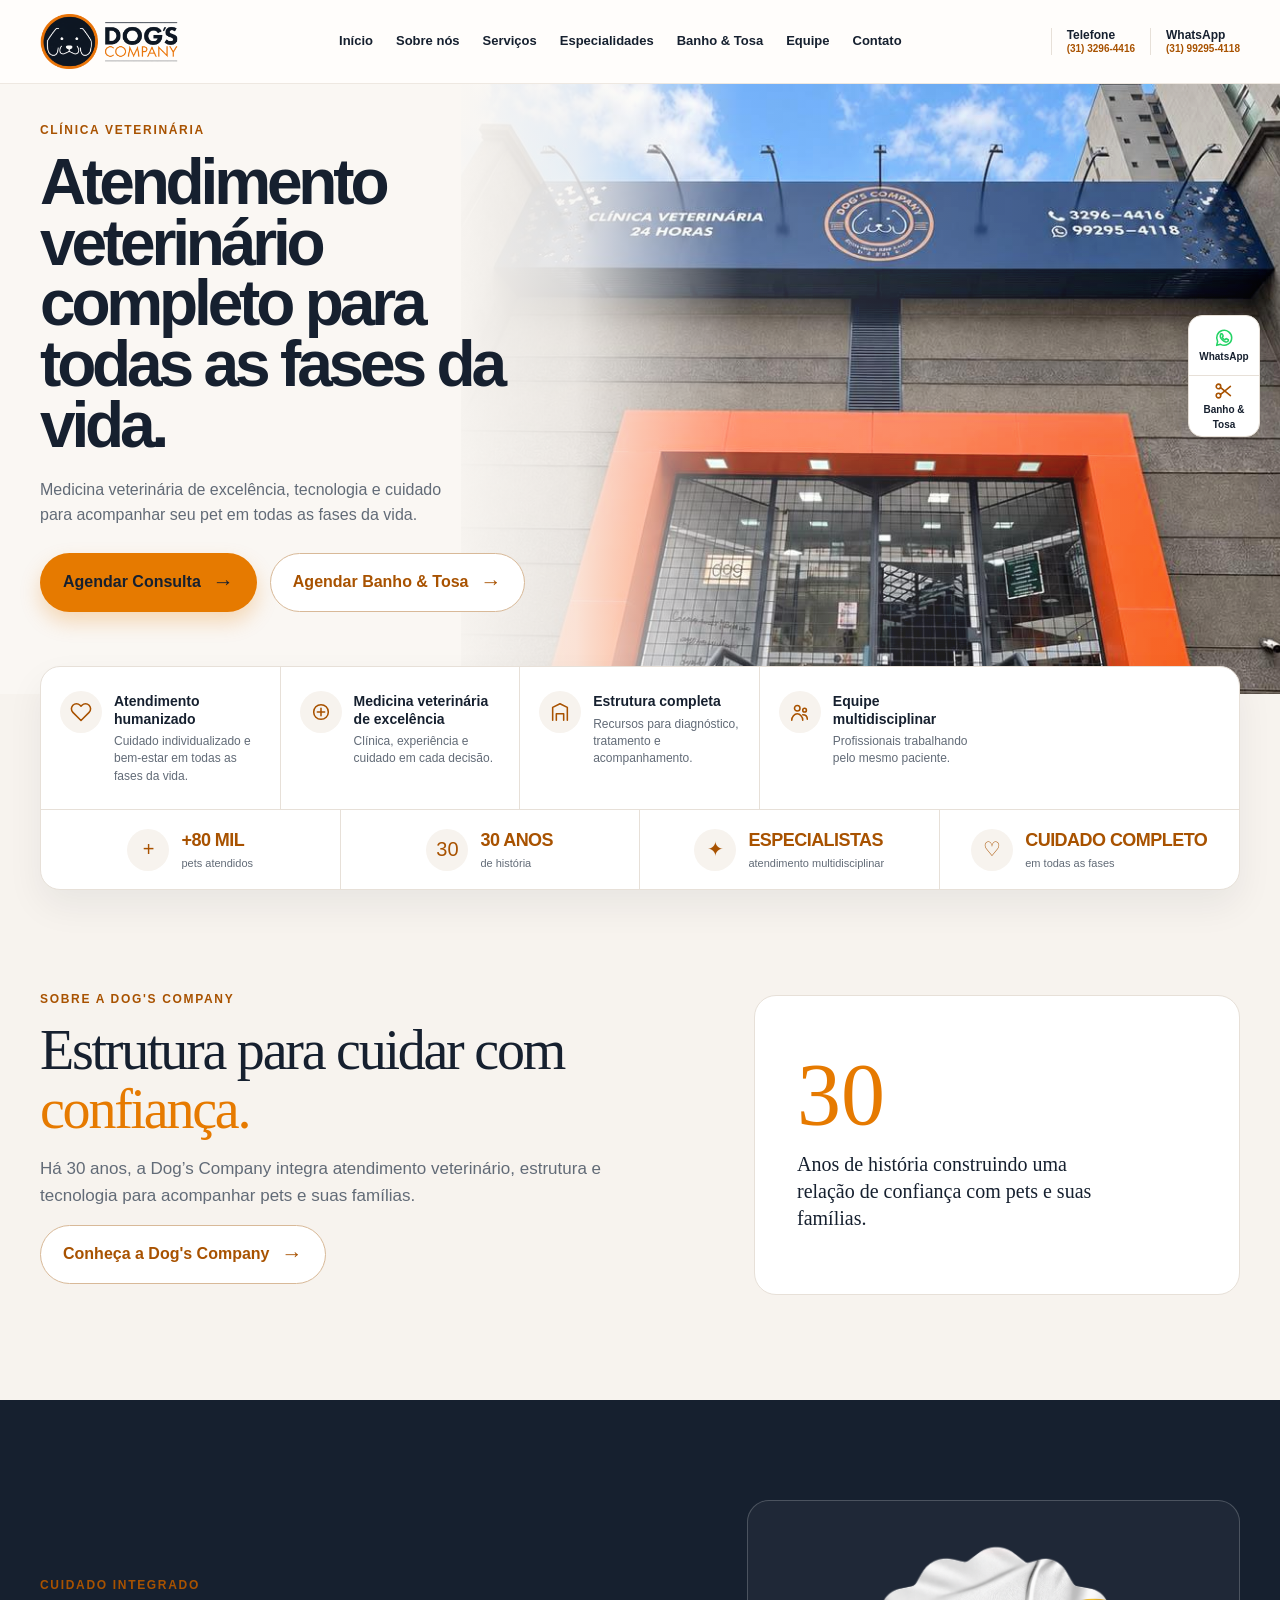
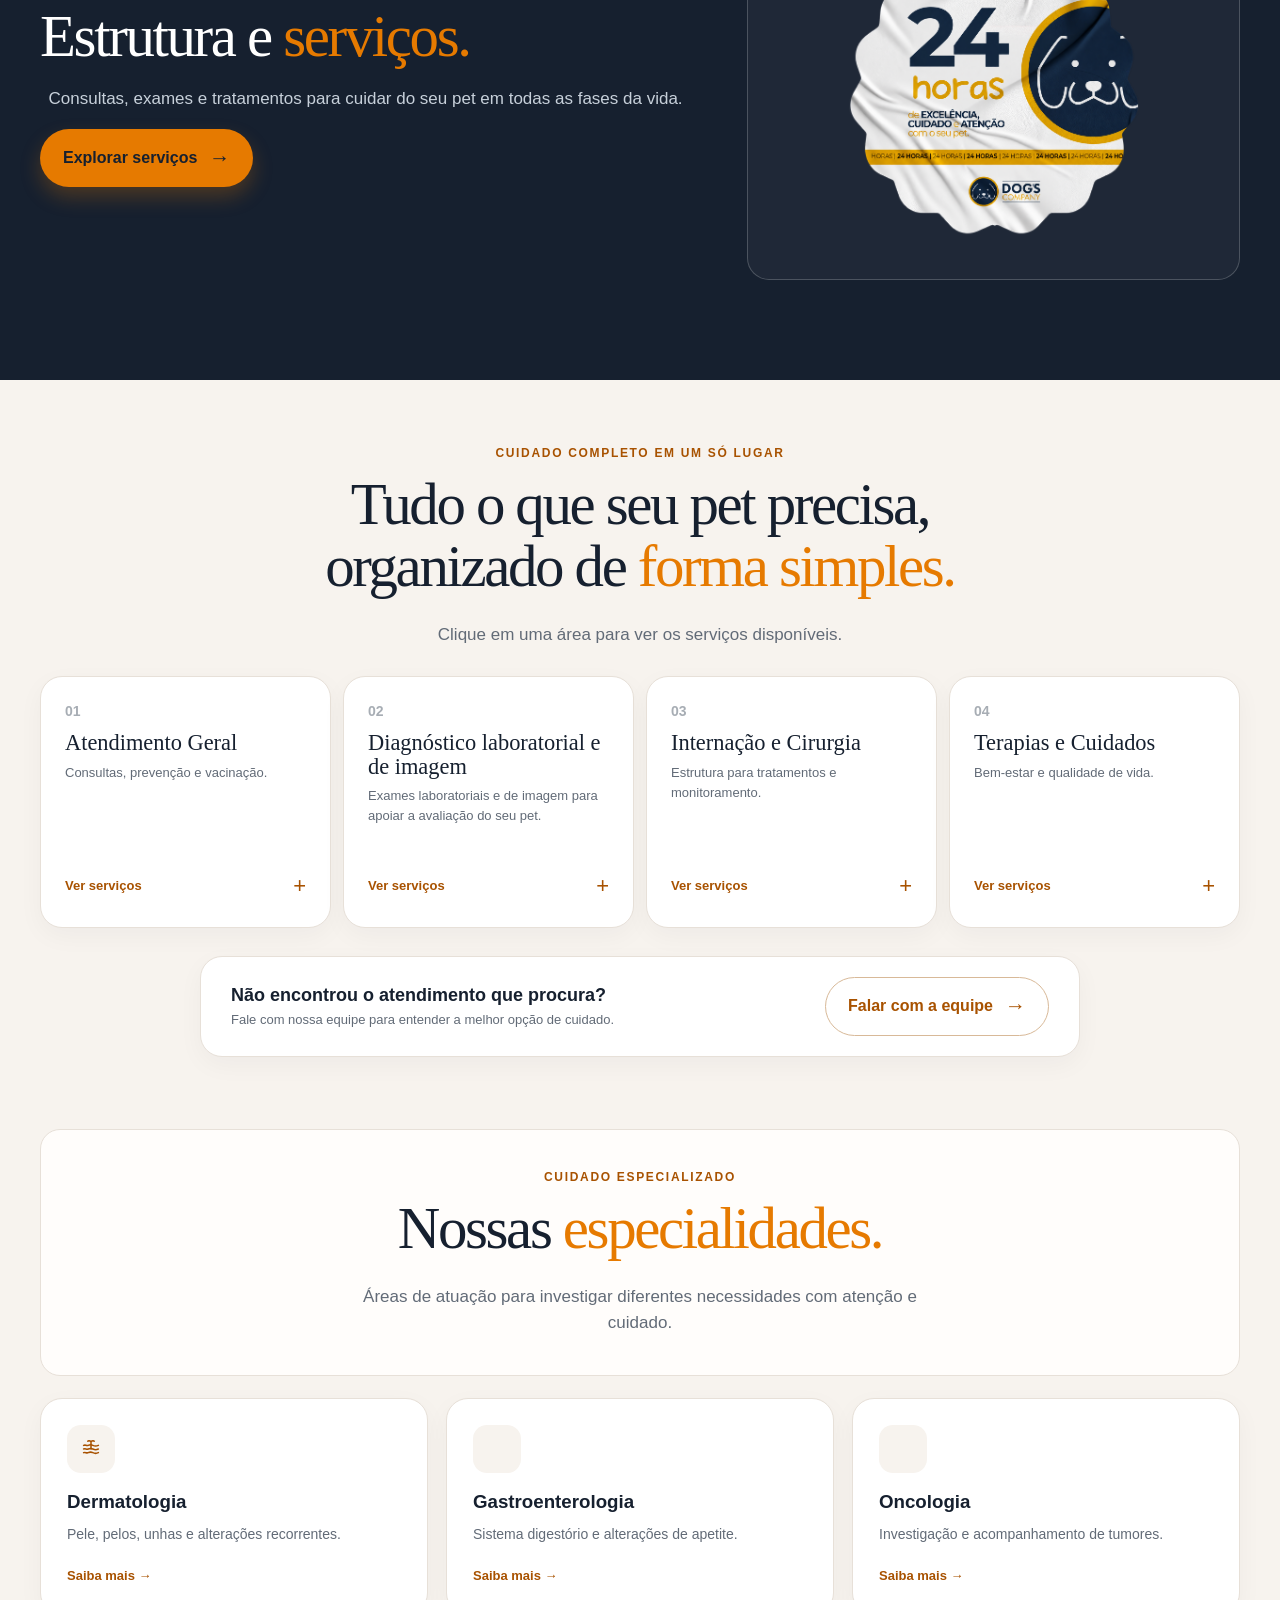
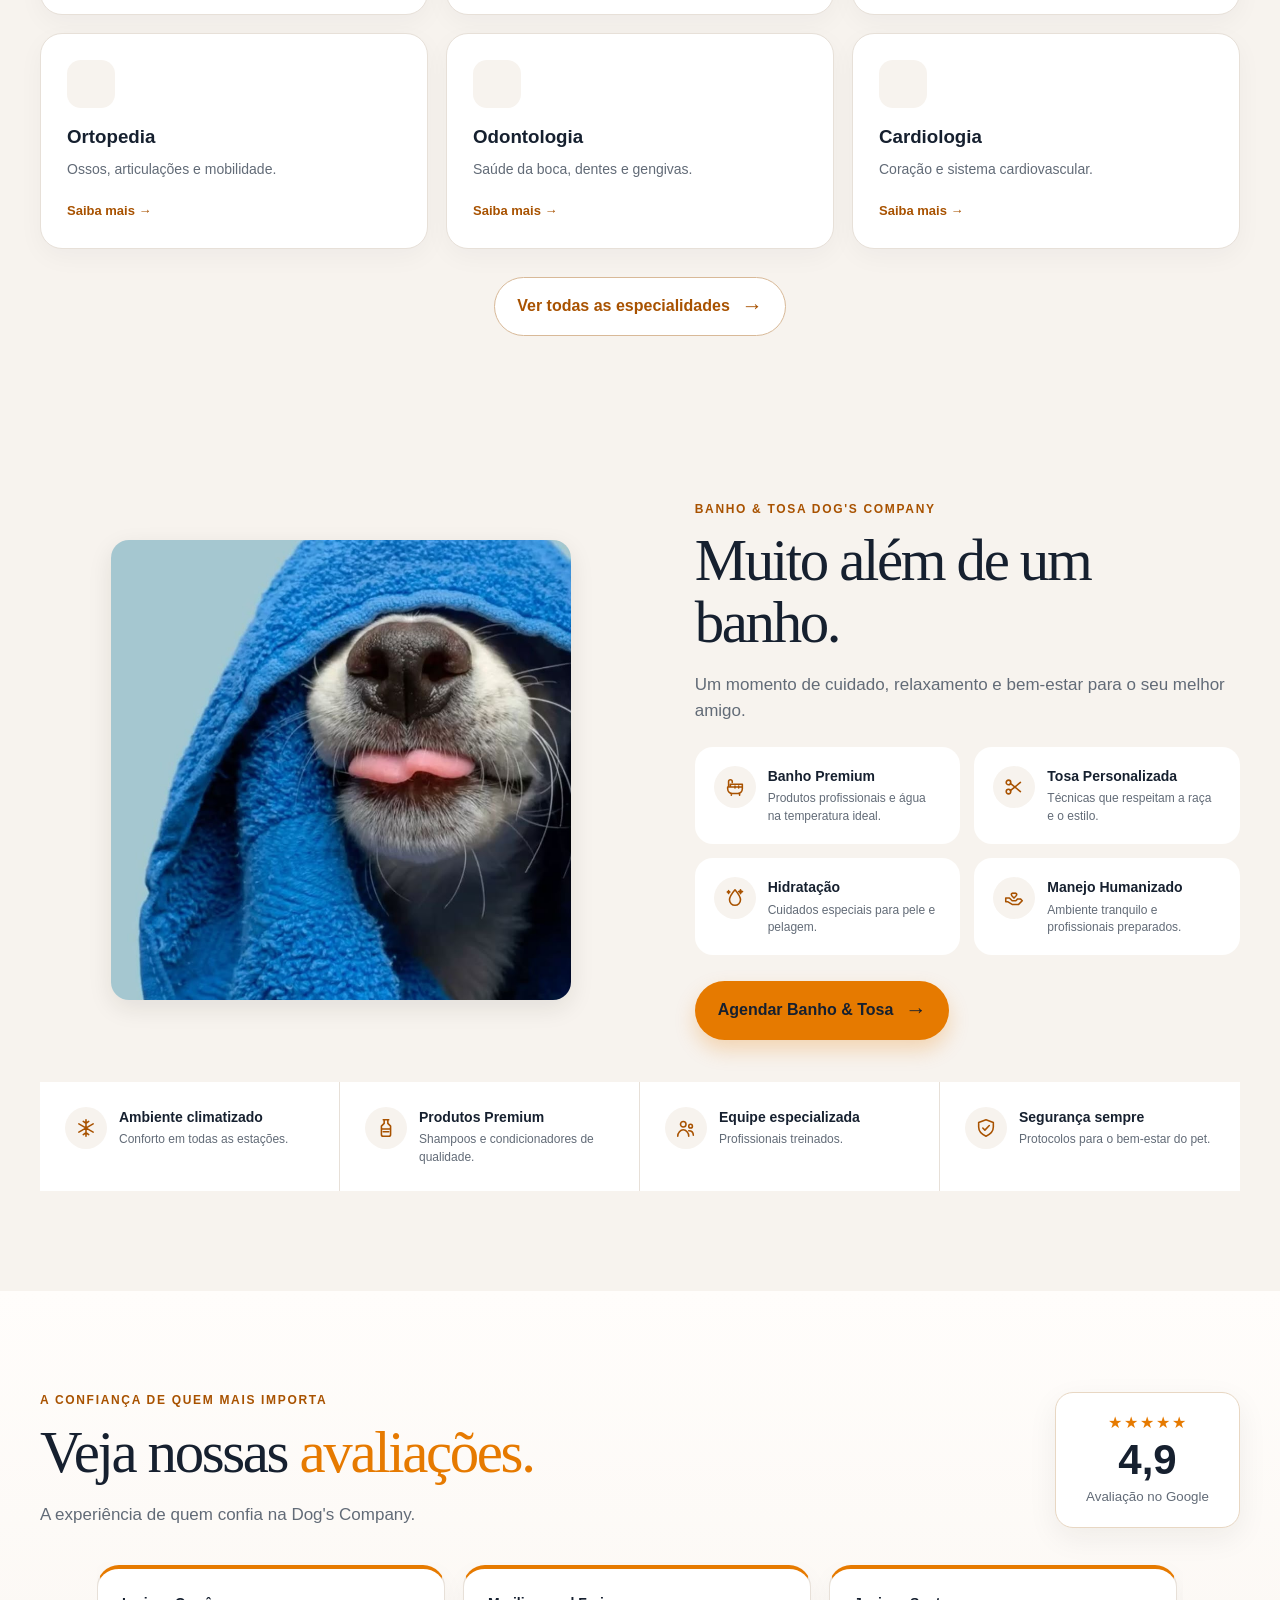
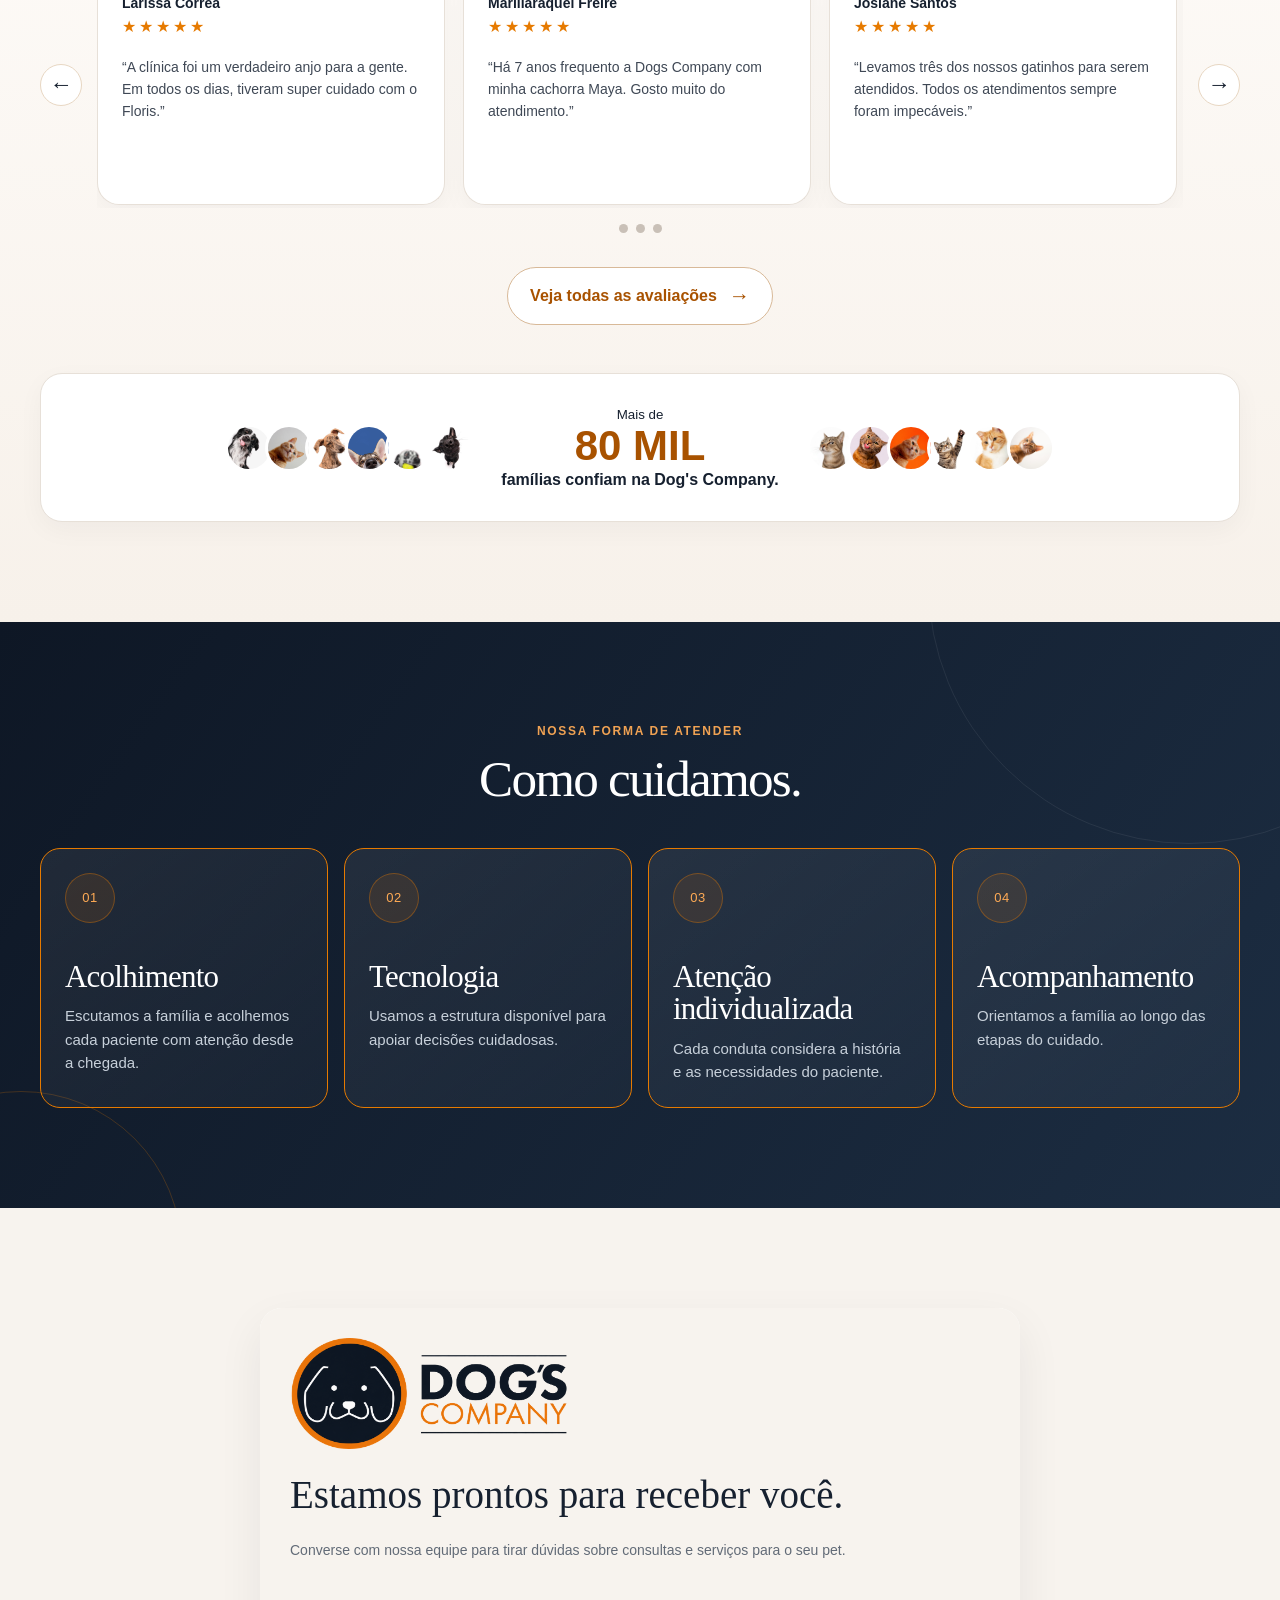
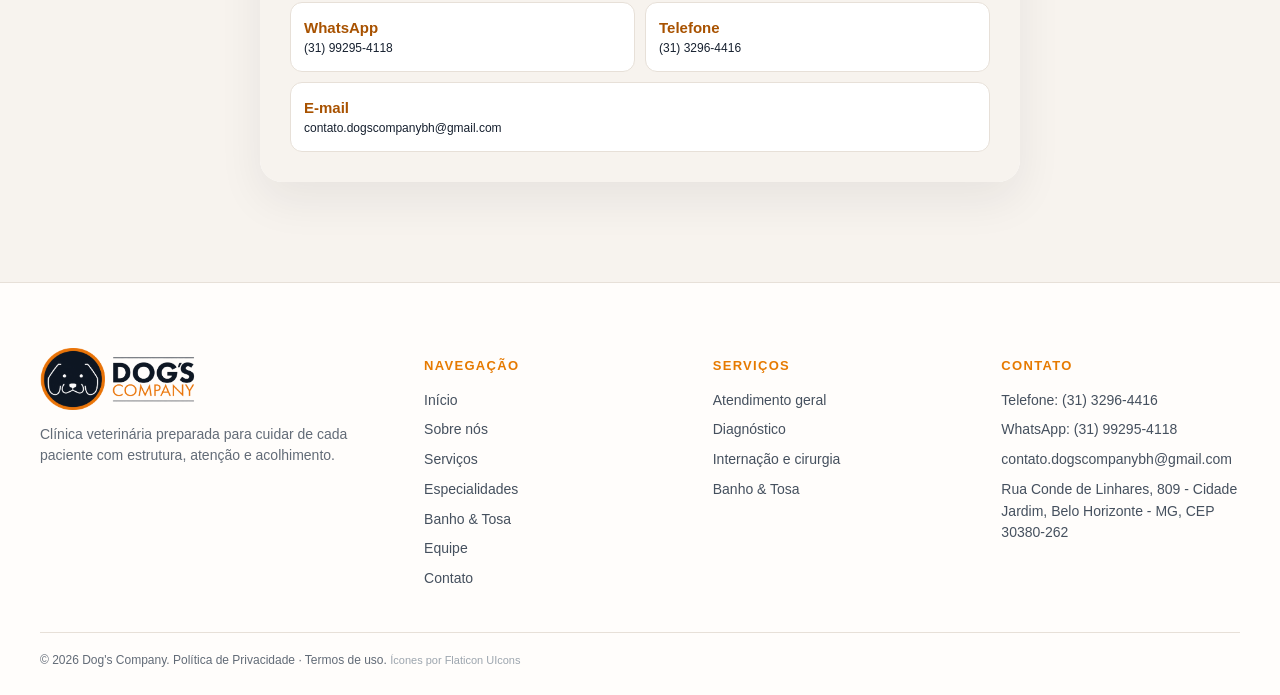
<file: index.html>
<!doctype html>
<html lang="pt-BR">
<head>
  <meta charset="utf-8"><meta name="viewport" content="width=device-width,initial-scale=1">
  <meta name="description" content="Dog's Company Clínica Veterinária: cuidado, estrutura e atendimento para todas as fases da vida.">
  <title>Dog's Company | Clínica Veterinária</title><link rel="stylesheet" href="styles.css?v=mobilefix-20260928e">
</head>
<body>
<div data-header></div>
<main class="page">
  <section class="home-hero" id="inicio">
    <img class="hero-image" src="hero-fachada-horizontal.jpg" alt="Fachada da Dog's Company Clínica Veterinária">
    <div class="hero-wash"></div><div class="wrap"><div class="hero-copy"><p class="eyebrow">Clínica veterinária</p><h1 class="title">Cuidado que transforma <strong>vidas.</strong></h1><p class="intro">Medicina veterinária de excelência, tecnologia e cuidado para acompanhar seu pet em todas as fases da vida.</p><div class="hero-actions"><a class="btn primary" href="https://wa.me/5531992954118?text=Ol%C3%A1%21%20Gostaria%20de%20agendar%20um%20hor%C3%A1rio%20para%20banho%20e%20tosa%20na%20Dogs%20Company." target="_blank" rel="noopener">Agendar Banho &amp; Tosa <span class="link-arrow">→</span></a><a class="btn outline" href="#sobre">Conheça nossa história</a></div></div></div>
  </section>
  <section class="hero-bar" aria-label="Diferenciais Dog's Company">
    <div class="benefit-row">
      <article class="benefit"><i class="round-icon"><svg viewBox="0 0 24 24" aria-hidden="true"><path d="M20.84 4.61a5.5 5.5 0 0 0-7.78 0L12 5.67l-1.06-1.06a5.5 5.5 0 0 0-7.78 7.78L12 21.23l8.84-8.84a5.5 5.5 0 0 0 0-7.78Z"/></svg></i><div><h3>Atendimento humanizado</h3><p>Cuidado individualizado e bem&#8209;estar em todas as fases da vida.</p></div></article>
      <article class="benefit"><i class="round-icon"><svg viewBox="0 0 24 24"><circle cx="12" cy="12" r="8"/><path d="M12 8v8M8 12h8"/></svg></i><div><h3>Medicina veterinária de excelência</h3><p>Clínica, experiência e cuidado em cada decisão.</p></div></article>
      <article class="benefit"><i class="round-icon"><svg viewBox="0 0 24 24"><path d="M4 21V7l8-4 8 4v14M8 21v-7h8v7"/></svg></i><div><h3>Estrutura completa</h3><p>Recursos para diagnóstico, tratamento e acompanhamento.</p></div></article>
      <article class="benefit"><i class="round-icon"><svg viewBox="0 0 24 24"><circle cx="9" cy="8" r="3"/><circle cx="17" cy="10" r="2"/><path d="M3 21c0-4 3-7 6-7s6 3 6 7M15 15c3 0 5 2 5 5"/></svg></i><div><h3>Equipe multidisciplinar</h3><p>Profissionais trabalhando pelo mesmo paciente.</p></div></article>
    </div>
    <div class="stat-row"><div class="stat"><i class="round-icon">+</i><div><b>+80 MIL</b><span>pets atendidos</span></div></div><div class="stat"><i class="round-icon">30</i><div><b>30 ANOS</b><span>de história</span></div></div><div class="stat"><i class="round-icon">✦</i><div><b>ESPECIALISTAS</b><span>atendimento multidisciplinar</span></div></div><div class="stat"><i class="round-icon">♡</i><div><b>CUIDADO COMPLETO</b><span>em todas as fases</span></div></div></div>
  </section>

  <section class="section" id="sobre"><div class="wrap home-intro intro-no-photo"><div><p class="eyebrow">Sobre a Dog's Company</p><h2 class="title">Estrutura para cuidar com <strong>confiança.</strong></h2><p class="intro">Uma experiência veterinária que une acolhimento, tecnologia e atenção a cada necessidade do paciente.</p><p><a class="btn outline" href="sobre.html">Conheça a Dog's Company <span class="link-arrow">→</span></a></p></div><aside class="statement-card"><span>30</span><p>Anos de história construindo uma relação de confiança com pets e suas famílias.</p></aside></div></section>
<section class="section feature-dark" id="servicos"><div class="wrap feature-gallery no-photo"><div><p class="eyebrow">Cuidado integrado</p><h2 class="title">Tudo o que seu pet precisa, em <strong>um só lugar.</strong></h2><p class="intro">Consultas, diagnóstico, internação, cirurgia, especialidades, Banho & Tosa e cuidados complementares.</p><p><a class="btn primary" href="#servicos-lista">Explorar serviços <span class="link-arrow">→</span></a></p></div><div class="service-promise"><img src="assets/service-24h-seal.png" alt="Selo Dog's Company de atendimento 24 horas"></div></div></section>

  <section class="section" id="servicos-lista"><header class="page-head" style="padding-top:0"><p class="eyebrow">Cuidado completo em um só lugar</p><h2 class="title">Tudo o que seu pet precisa,<br> organizado de <strong>forma simples.</strong></h2><p class="intro">Clique em uma área para ver os serviços disponíveis.</p></header>
  <div class="wrap service-grid service-accordion">
    <details class="service-card card"><summary><span class="service-no">01</span><h2>Atendimento Geral</h2><p>Consultas, prevenção e vacinação.</p><b>Ver serviços <span>+</span></b></summary><ul><li>Clínica Geral</li><li>Medicina Preventiva</li><li>Vacinação</li></ul></details>
    <details class="service-card card"><summary><span class="service-no">02</span><h2>Diagnóstico laboratorial e de imagem</h2><p>Exames laboratoriais e de imagem para apoiar a avaliação do seu pet.</p><b>Ver serviços <span>+</span></b></summary><ul><li>Exames Laboratoriais</li><li>Raio-X Digital</li><li>Ultrassonografia</li></ul></details>
    <details class="service-card card"><summary><span class="service-no">03</span><h2>Internação e Cirurgia</h2><p>Estrutura para tratamentos e monitoramento.</p><b>Ver serviços <span>+</span></b></summary><ul><li>Cirurgias</li><li>Internação</li><li>Semi-UTI</li></ul></details>
    <details class="service-card card"><summary><span class="service-no">05</span><h2>Terapias e Cuidados</h2><p>Bem-estar e qualidade de vida.</p><b>Ver serviços <span>+</span></b></summary><ul><li>Ozonioterapia</li><li>Fotobiomodulação</li><li>Atendimento a Animais Silvestres</li></ul></details>
  </div><div class="wrap card search-cta"><div><h2>Não encontrou o atendimento que procura?</h2><p>Fale com nossa equipe para entender a melhor opção de cuidado.</p></div><a class="btn outline" href="https://wa.me/5531992954118?text=Ol%C3%A1%21%20Gostaria%20de%20falar%20com%20a%20equipe%20da%20Dogs%20Company." target="_blank" rel="noopener">Falar com a equipe <span class="link-arrow">→</span></a></div></section>

  <section class="section" id="banho-tosa"><div class="wrap groom-grid no-photo"><div class="groom-symbol">✦</div><div><p class="eyebrow">Banho & Tosa Dog's Company</p><h2 class="title">Muito além de um banho.</h2><p class="intro">Um momento de cuidado, relaxamento e bem-estar para o seu melhor amigo.</p><div class="groom-benefits"><article class="benefit"><i class="round-icon">◌</i><div><h3>Banho Premium</h3><p>Produtos profissionais e água na temperatura ideal.</p></div></article><article class="benefit"><i class="round-icon">✂</i><div><h3>Tosa Personalizada</h3><p>Técnicas que respeitam a raça e o estilo.</p></div></article><article class="benefit"><i class="round-icon">◈</i><div><h3>Hidratação</h3><p>Cuidados especiais para pele e pelagem.</p></div></article><article class="benefit"><i class="round-icon">♡</i><div><h3>Manejo Humanizado</h3><p>Ambiente tranquilo e profissionais preparados.</p></div></article></div><p class="groom-action"><a class="btn primary" href="https://wa.me/5531992954118?text=Ol%C3%A1%21%20Gostaria%20de%20agendar%20um%20hor%C3%A1rio%20para%20banho%20e%20tosa%20na%20Dogs%20Company." target="_blank" rel="noopener">Agendar Banho &amp; Tosa <span class="link-arrow">→</span></a></p></div></div><div class="wrap benefits-wide"><article class="benefit"><i class="round-icon">❄</i><div><h3>Ambiente climatizado</h3><p>Conforto em todas as estações.</p></div></article><article class="benefit"><i class="round-icon">▣</i><div><h3>Produtos Premium</h3><p>Shampoos e condicionadores de qualidade.</p></div></article><article class="benefit"><i class="round-icon">♙</i><div><h3>Equipe especializada</h3><p>Profissionais treinados.</p></div></article><article class="benefit"><i class="round-icon">◇</i><div><h3>Segurança sempre</h3><p>Protocolos para o bem-estar do pet.</p></div></article></div></section>

  <section class="section reviews-section" id="avaliacoes"><div class="wrap"><header class="reviews-heading"><div><p class="eyebrow">A confiança de quem mais importa</p><h2 class="title">Veja nossas <strong>avaliações.</strong></h2><p class="intro">A experiência de quem confia na Dog's Company.</p></div><div class="review-score" aria-label="Avaliação média no Google: 4,9 de 5"><span>★★★★★</span><b>4,9</b><small>Avaliação no Google</small></div></header><div class="reviews-carousel" data-reviews-carousel><button class="review-nav review-prev" type="button" aria-label="Ver avaliações anteriores">←</button><div class="reviews-viewport"><div class="reviews-track"><article class="testimonial card"><div class="testimonial-head"><h3>Larissa Corrêa</h3></div><div class="stars" aria-label="5 estrelas">★★★★★</div><p>“A clínica foi um verdadeiro anjo para a gente. Em todos os dias, tiveram super cuidado com o Floris.”</p></article><article class="testimonial card"><div class="testimonial-head"><h3>Mariliaraquel Freire</h3></div><div class="stars" aria-label="5 estrelas">★★★★★</div><p>“Há 7 anos frequento a Dogs Company com minha cachorra Maya. Gosto muito do atendimento.”</p></article><article class="testimonial card"><div class="testimonial-head"><h3>Josiane Santos</h3></div><div class="stars" aria-label="5 estrelas">★★★★★</div><p>“Levamos três dos nossos gatinhos para serem atendidos. Todos os atendimentos sempre foram impecáveis.”</p></article><article class="testimonial card"><div class="testimonial-head"><h3>Jéssica Takato</h3></div><div class="stars" aria-label="5 estrelas">★★★★★</div><p>“Tratamos todos nossos gatinhos lá e sempre fomos muito bem atendidos.”</p></article><article class="testimonial card"><div class="testimonial-head"><h3>Pollymara Monique</h3></div><div class="stars" aria-label="5 estrelas">★★★★★</div><p>“Todo o cuidado, os exames e dedicação são exemplares.”</p></article><article class="testimonial card"><div class="testimonial-head"><h3>Soraya Nagem</h3></div><div class="stars" aria-label="5 estrelas">★★★★★</div><p>“A Lolla ama os cuidados que recebe lá!”</p></article><article class="testimonial card"><div class="testimonial-head"><h3>Ana Alpoim Pettersen</h3></div><div class="stars" aria-label="5 estrelas">★★★★★</div><p>“Equipe campeã! Nos sentimos em casa.”</p></article><article class="testimonial card"><div class="testimonial-head"><h3>Karoline</h3></div><div class="stars" aria-label="5 estrelas">★★★★★</div><p>“Atendimento perfeito.”</p></article><article class="testimonial card"><div class="testimonial-head"><h3>Fabiana</h3></div><div class="stars" aria-label="5 estrelas">★★★★★</div><p>“Ótima estrutura, atendimento rápido e veterinária muito atenciosa.”</p></article></div></div><button class="review-nav review-next" type="button" aria-label="Ver próximas avaliações">→</button></div><p class="reviews-cta"><a class="btn outline" href="https://www.google.com/search?q=Dog%27s+Company+Cl%C3%ADnica+Veterin%C3%A1ria+Belo+Horizonte+avalia%C3%A7%C3%B5es" target="_blank" rel="noopener">Veja todas as avaliações <span class="link-arrow">→</span></a></p></div>
  <div class="wrap card family-band"><div class="family-photos" aria-label="Pets atendidos pela Dog's Company"><img src="assets/families/pet-01.jpeg" alt="Cachorro preto e branco"><img src="assets/families/pet-02.jpeg" alt="Gato laranja"><img src="assets/families/pet-03.jpeg" alt="Cachorro caramelo"><img src="assets/families/pet-04.jpeg" alt="Cachorro com fundo azul"><img src="assets/families/pet-05.jpeg" alt="Cachorro dálmata"><img src="assets/families/pet-06.jpeg" alt="Cachorro preto"></div><div class="family-copy"><small>Mais de</small><br><b>80 MIL</b><br><strong>famílias confiam na Dog's Company.</strong></div><div class="family-photos" aria-label="Mais pets atendidos pela Dog's Company"><img src="assets/families/pet-07.jpeg" alt="Gato tigrado"><img src="assets/families/pet-08.jpeg" alt="Gato laranja"><img src="assets/families/pet-09.jpeg" alt="Gato laranja com fundo laranja"><img src="assets/families/pet-10.jpeg" alt="Gato levantando a pata"><img src="assets/families/pet-11.jpeg" alt="Gato laranja e branco"><img src="assets/families/pet-12.jpeg" alt="Gato olhando para cima"></div></div></section>

  <section class="section team-band" id="equipe"><div class="wrap"><header class="team-heading"><p class="eyebrow">Cuidado em cada etapa</p><h2>Uma equipe presente quando seu pet precisa.</h2></header><div class="experience"><article><div class="experience-top"><i class="experience-icon"><svg viewBox="0 0 24 24" aria-hidden="true"><circle cx="9" cy="8" r="3"/><circle cx="17" cy="10" r="2"/><path d="M3 21c0-4 3-7 6-7s6 3 6 7M15 15c3 0 5 2 5 5"/></svg></i><b>01</b></div><h3>Equipe multidisciplinar</h3><p>Profissionais preparados para acompanhar diferentes necessidades clínicas.</p></article><article><div class="experience-top"><i class="experience-icon"><svg viewBox="0 0 24 24" aria-hidden="true"><circle cx="12" cy="12" r="8"/><path d="M12 7v5l3 2"/></svg></i><b>02</b></div><h3>Atendimento 24 horas</h3><p>Disponibilidade para cuidar quando seu pet precisar.</p></article><article><div class="experience-top"><i class="experience-icon"><svg viewBox="0 0 24 24" aria-hidden="true"><path d="M20.84 4.61a5.5 5.5 0 0 0-7.78 0L12 5.67l-1.06-1.06a5.5 5.5 0 0 0-7.78 7.78L12 21.23l8.84-8.84a5.5 5.5 0 0 0 0-7.78Z"/><path d="M12 8v6"/></svg></i><b>03</b></div><h3>Cuidado contínuo</h3><p>Da prevenção ao tratamento, em todas as fases da vida.</p></article></div></div></section>

  <section class="section" id="agendamento"><div class="wrap booking-layout contact-only"><aside class="booking-aside" id="contato"><div class="contact-brand-visual" aria-hidden="true"><img src="assets/dogs-company-logo-transparent.png" alt="" width="2048" height="820" loading="lazy" decoding="async"></div><h2>Estamos prontos para receber você.</h2><p>Converse com nossa equipe para tirar dúvidas sobre consultas e serviços para o seu pet.</p><div class="contact-cards"><a class="contact-card" href="https://wa.me/5531992954118" target="_blank" rel="noopener"><b>WhatsApp</b>(31) 99295-4118</a><a class="contact-card" href="tel:+553132964416"><b>Telefone</b>(31) 3296-4416</a><a class="contact-card contact-card-wide" href="mailto:contato.dogscompanybh@gmail.com"><b>E-mail</b>contato.dogscompanybh@gmail.com</a></div></aside></div></section>
</main>
<div class="quick-actions" aria-label="Ações rápidas"><a href="https://wa.me/5531992954118?text=Ol%C3%A1%21%20Gostaria%20de%20falar%20com%20a%20Dogs%20Company." target="_blank" rel="noopener"><b>◉</b>WhatsApp</a><a href="https://wa.me/5531992954118?text=Ol%C3%A1%21%20Gostaria%20de%20agendar%20um%20hor%C3%A1rio%20para%20banho%20e%20tosa%20na%20Dogs%20Company." target="_blank" rel="noopener"><b>✦</b>Banho &amp; Tosa</a></div><div data-footer></div><script src="site.js"></script>
</body></html>
</file>
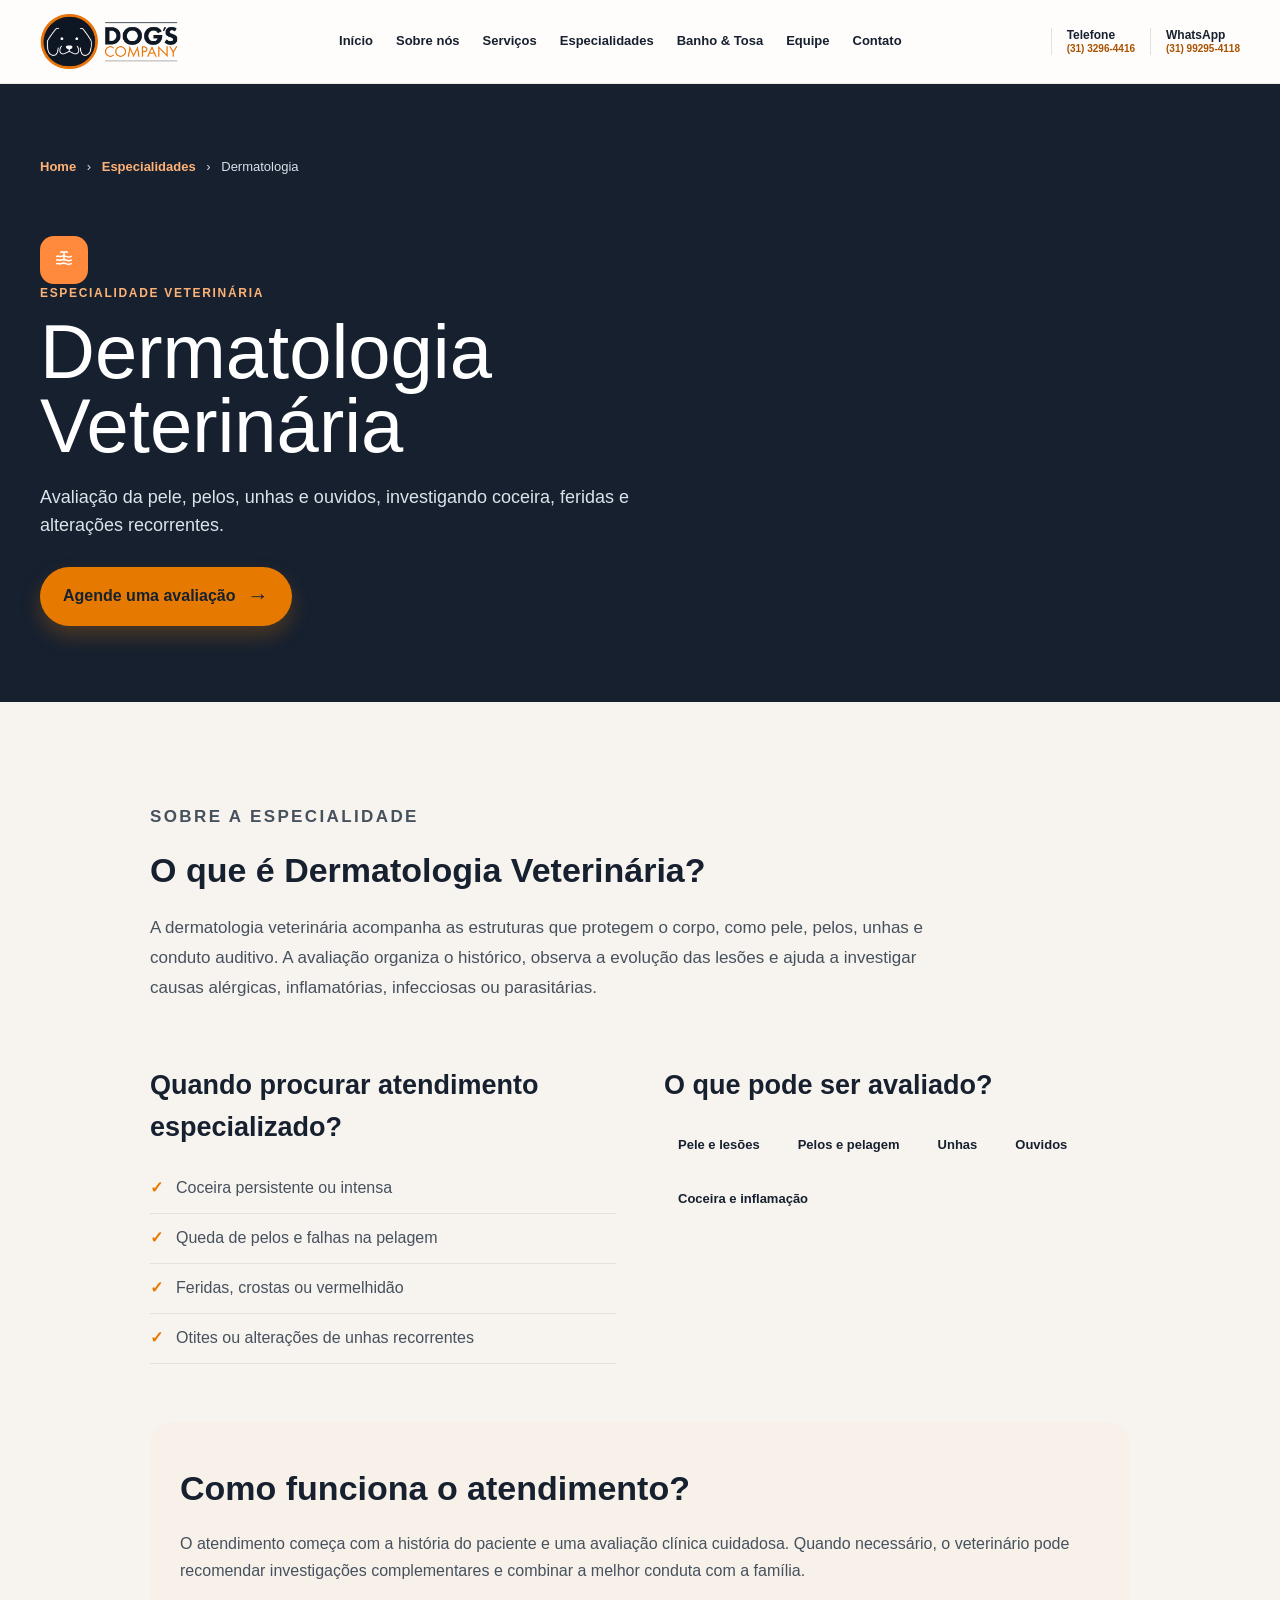
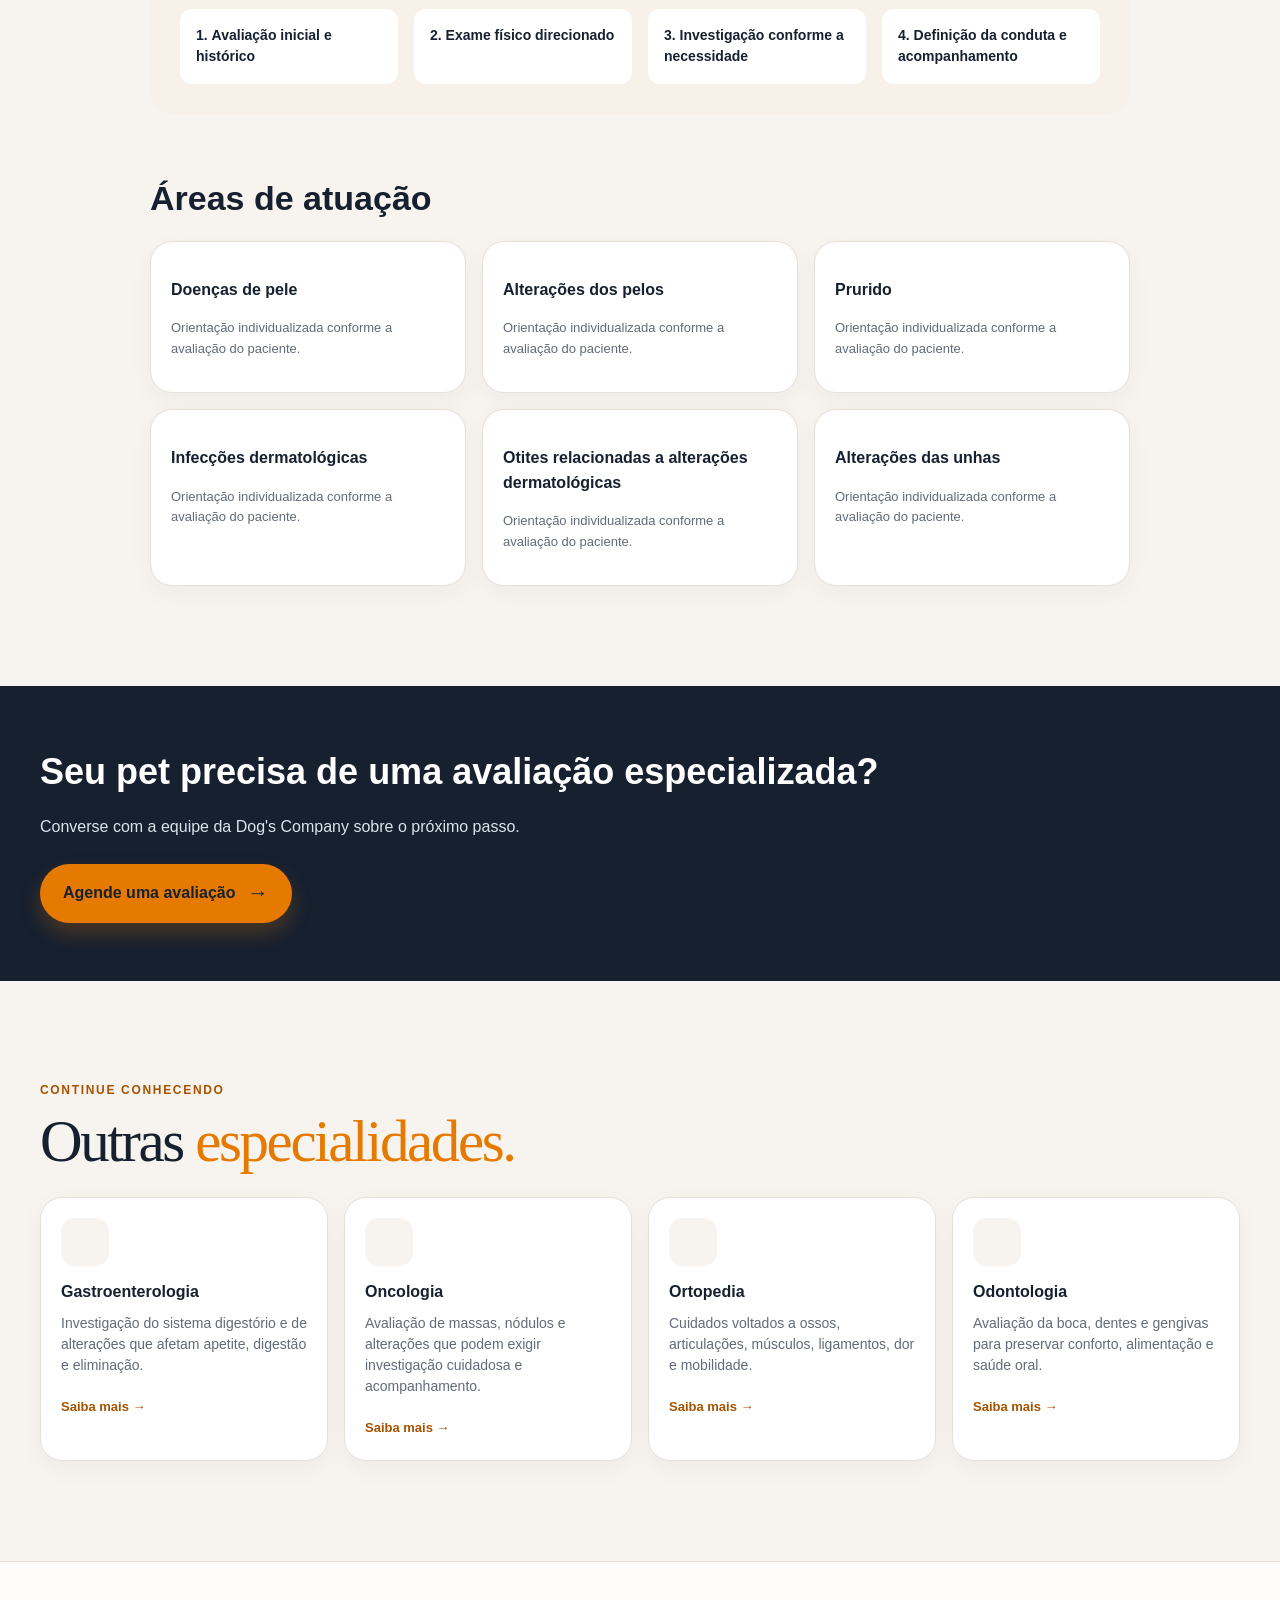
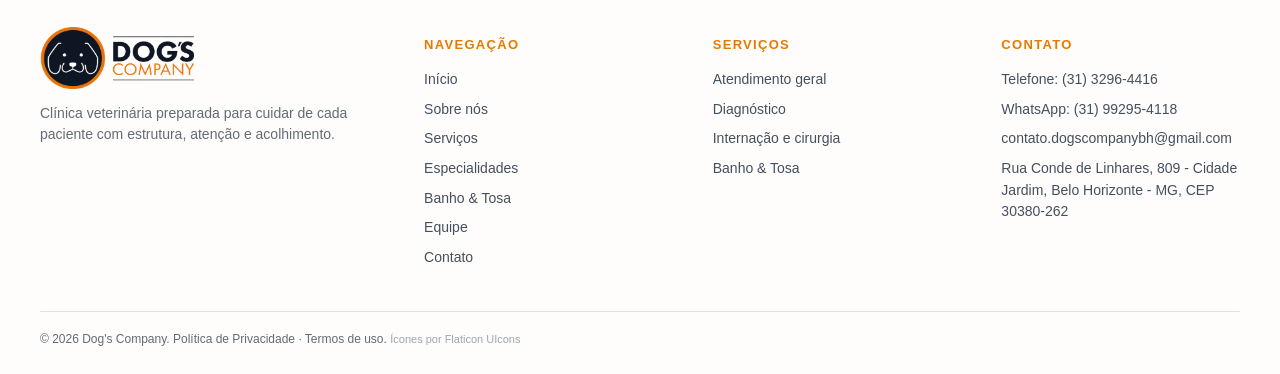
<file: especialidade.html>
<!doctype html><html lang="pt-BR"><head><meta charset="utf-8"><meta name="viewport" content="width=device-width,initial-scale=1"><title>Especialidade | Dog's Company</title><meta name="description" content="Atendimento veterinário especializado na Dog's Company."><link rel="stylesheet" href="styles.css?v=mobilefix-20260928"></head><body><div data-header></div><main class="page specialty-detail" id="specialty-detail"></main><div data-footer></div><script src="specialties.js"></script><script src="site.js"></script><script src="specialty-page.js"></script></body></html>
</file>
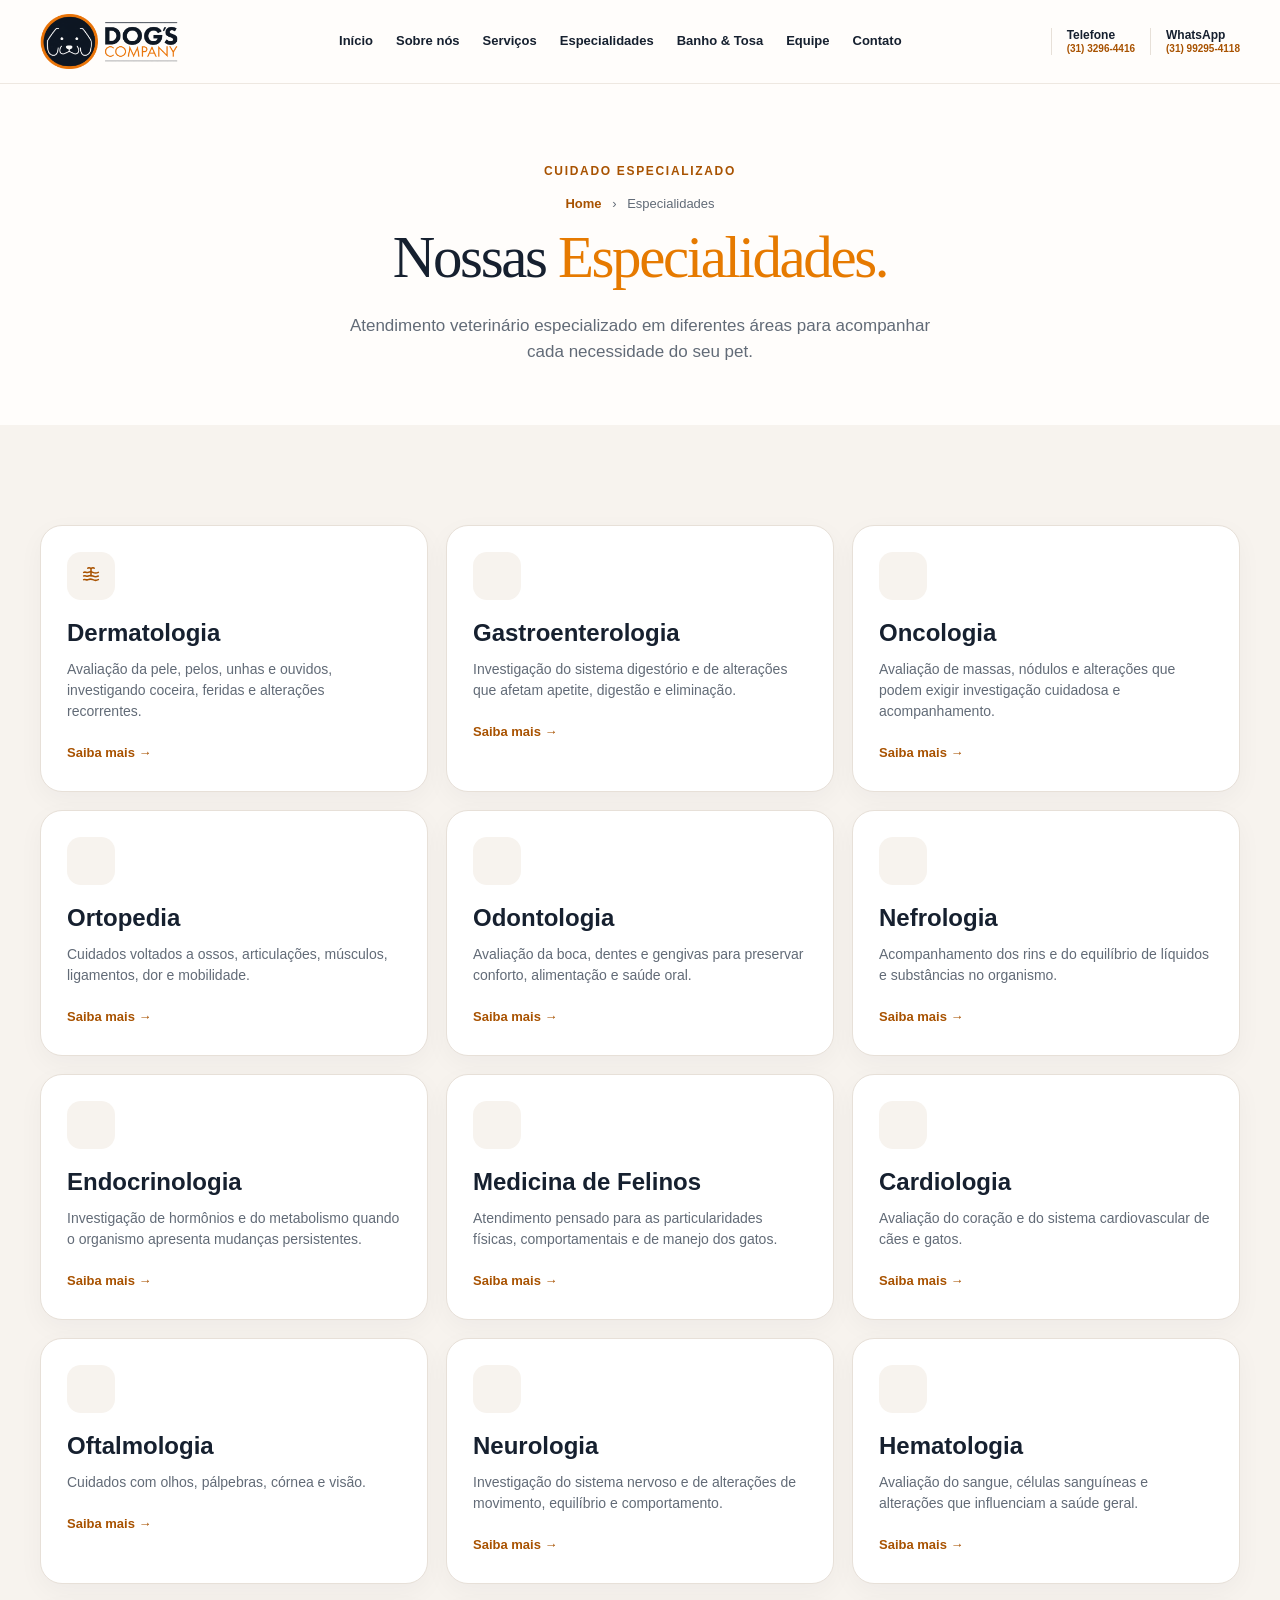
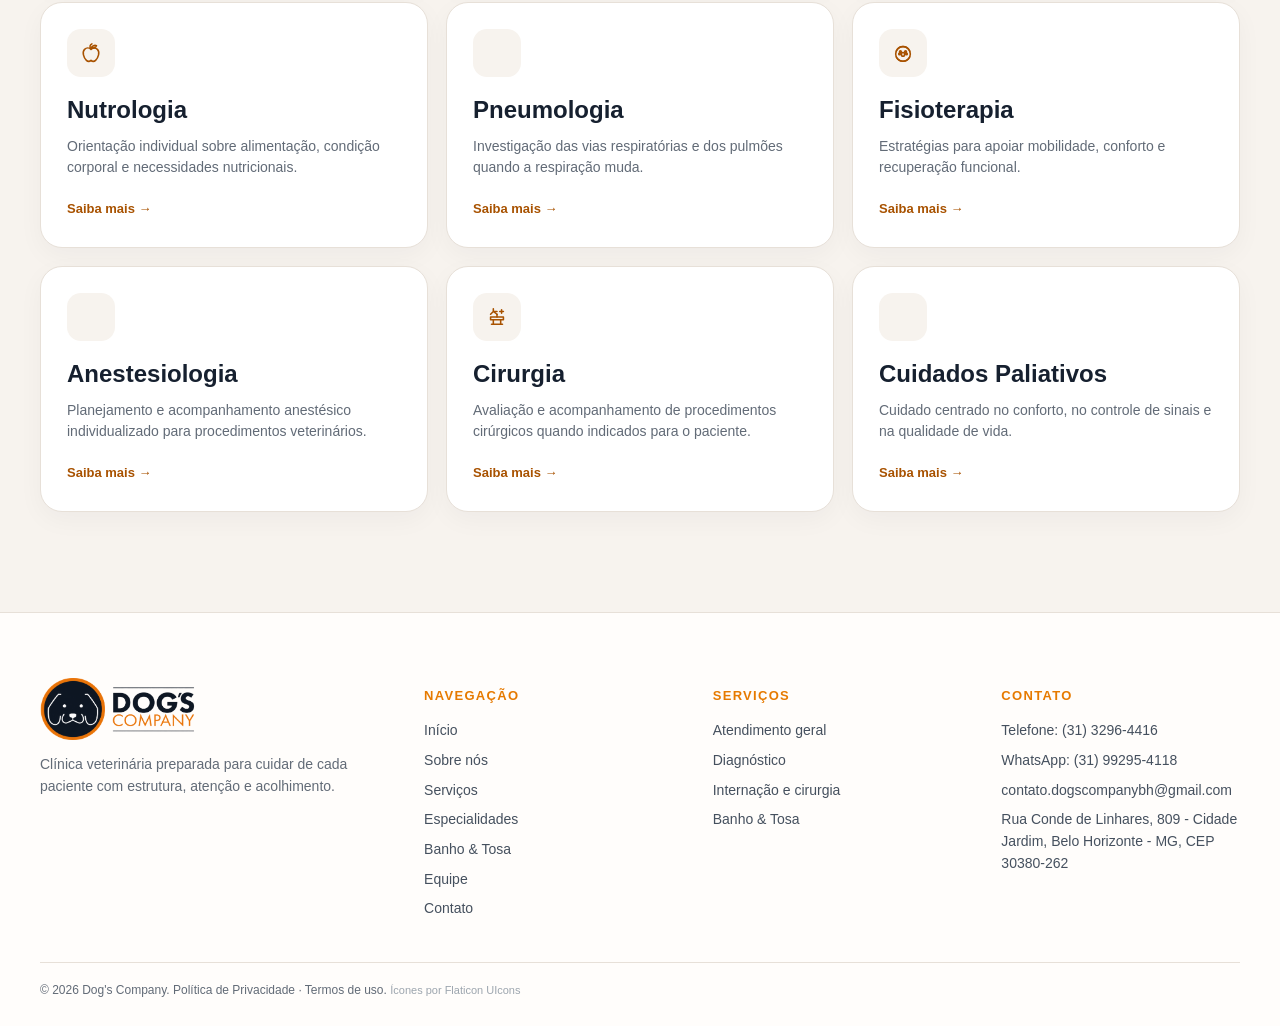
<file: especialidades.html>
<!doctype html><html lang="pt-BR"><head><meta charset="utf-8"><meta name="viewport" content="width=device-width,initial-scale=1"><title>Nossas Especialidades | Dog's Company</title><meta name="description" content="Conheça as especialidades veterinárias da Dog's Company."><link rel="stylesheet" href="styles.css?v=mobilefix-20260928"></head><body><div data-header></div><main class="page specialty-index"><header class="page-head"><div class="wrap"><p class="eyebrow">Cuidado especializado</p><p class="breadcrumb"><a href="index.html">Home</a> <span>›</span> Especialidades</p><h1 class="title">Nossas <strong>Especialidades.</strong></h1><p class="intro">Atendimento veterinário especializado em diferentes áreas para acompanhar cada necessidade do seu pet.</p></div></header><section class="section"><div class="wrap specialties-grid" id="specialties-grid"></div></section></main><div data-footer></div><script src="specialties.js"></script><script src="site.js"></script><script src="specialties-page.js"></script></body></html>
</file>
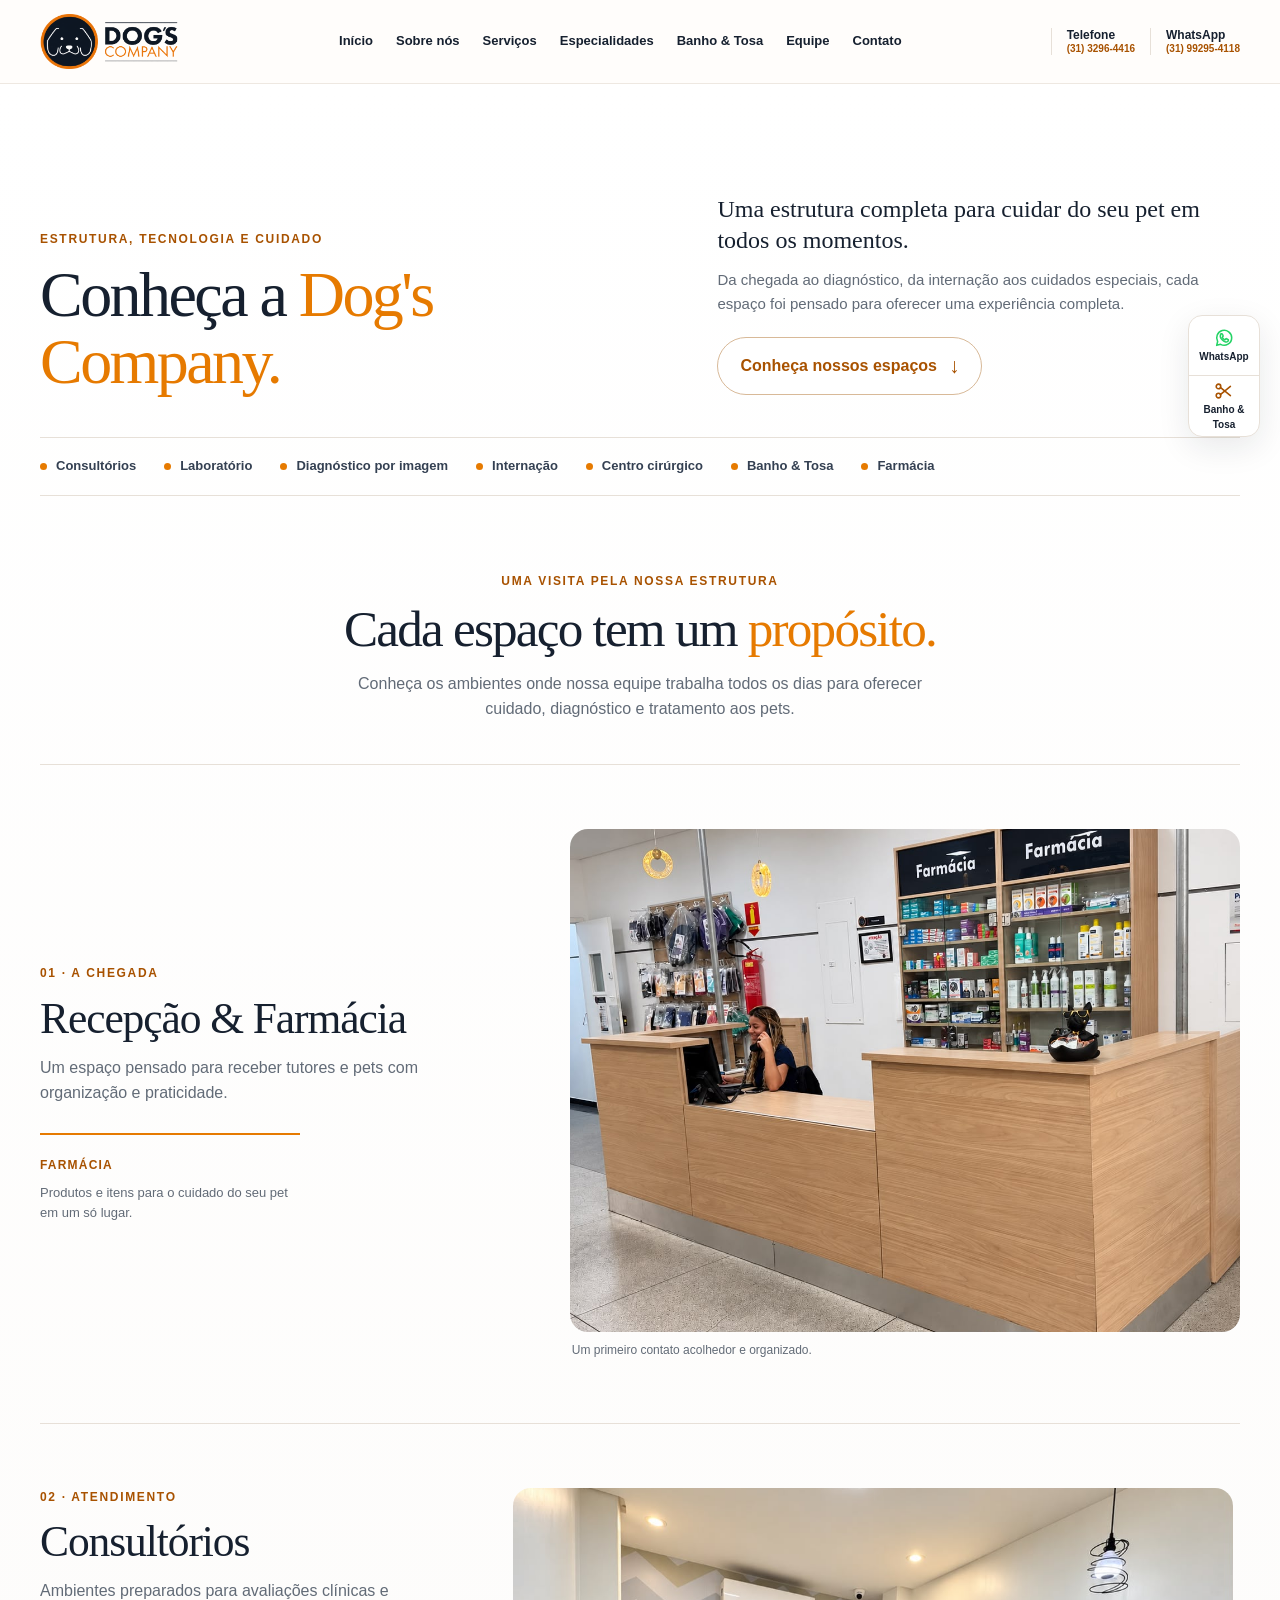
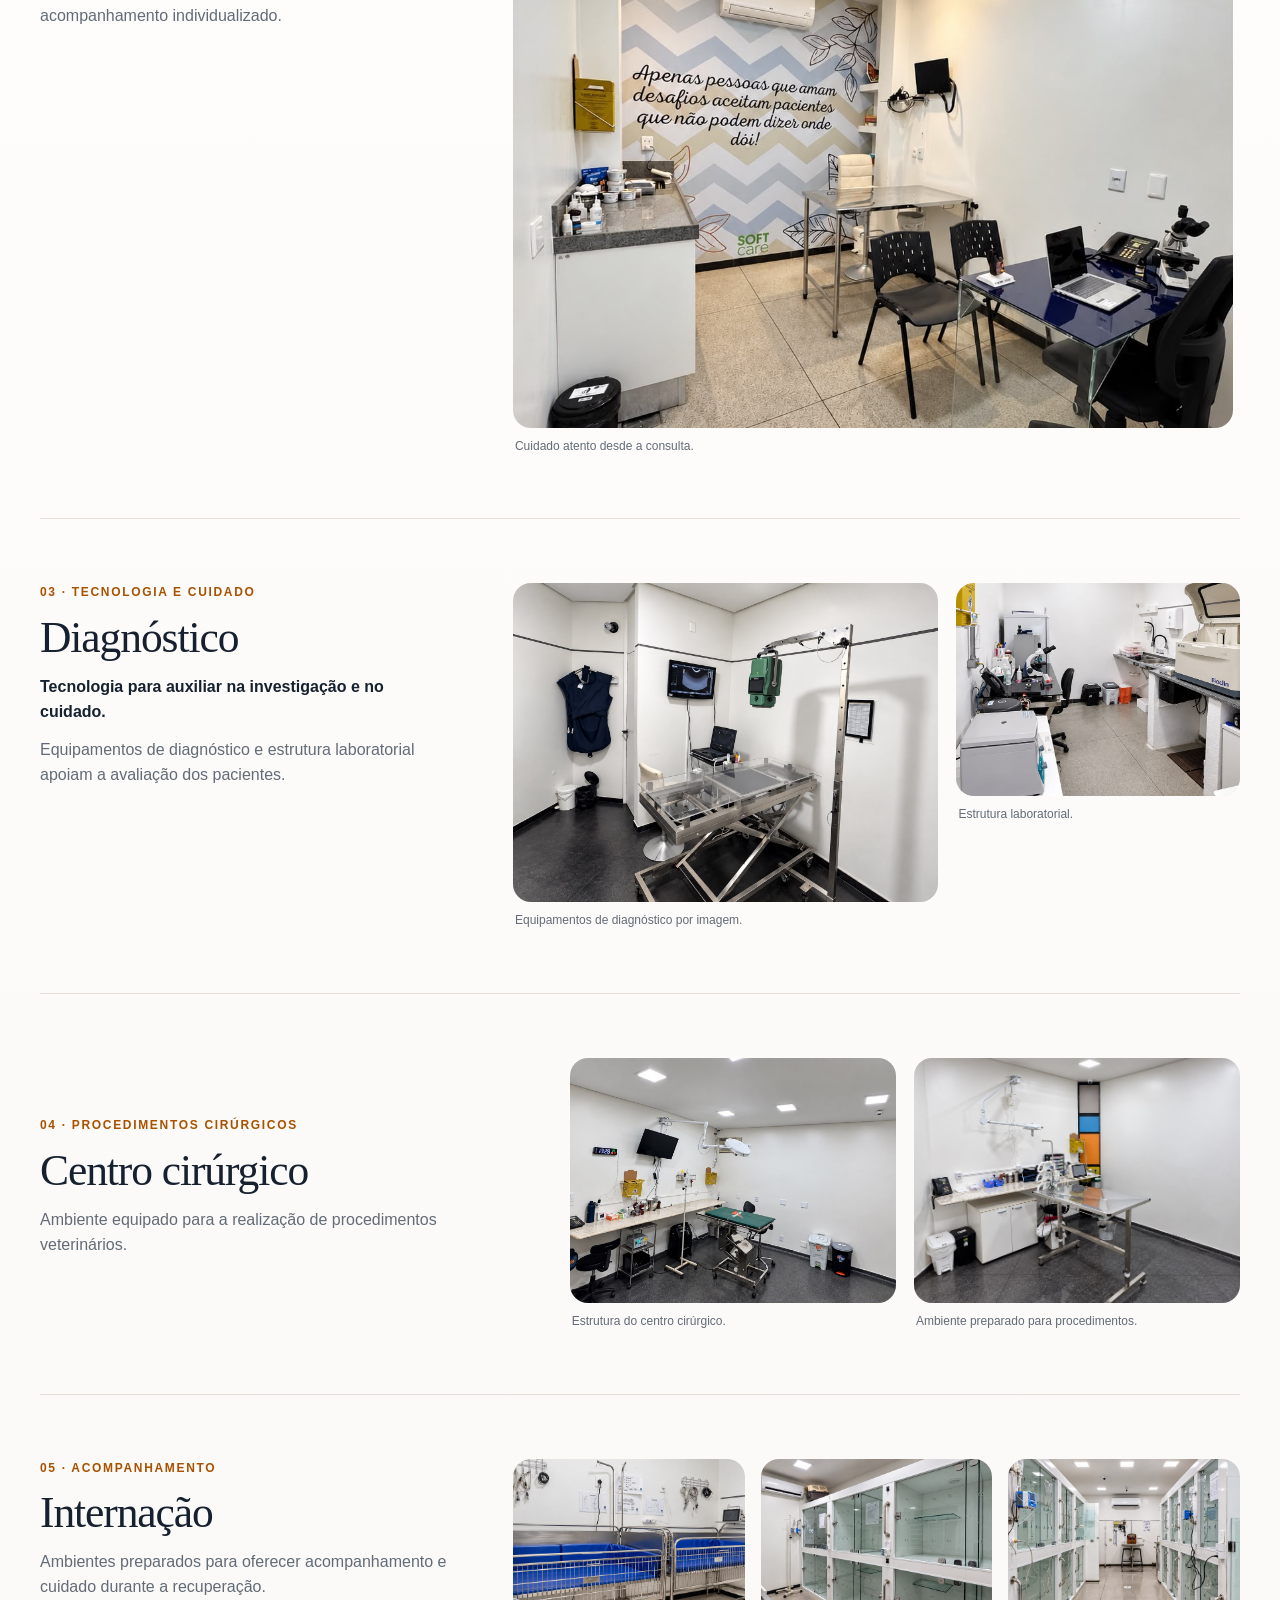
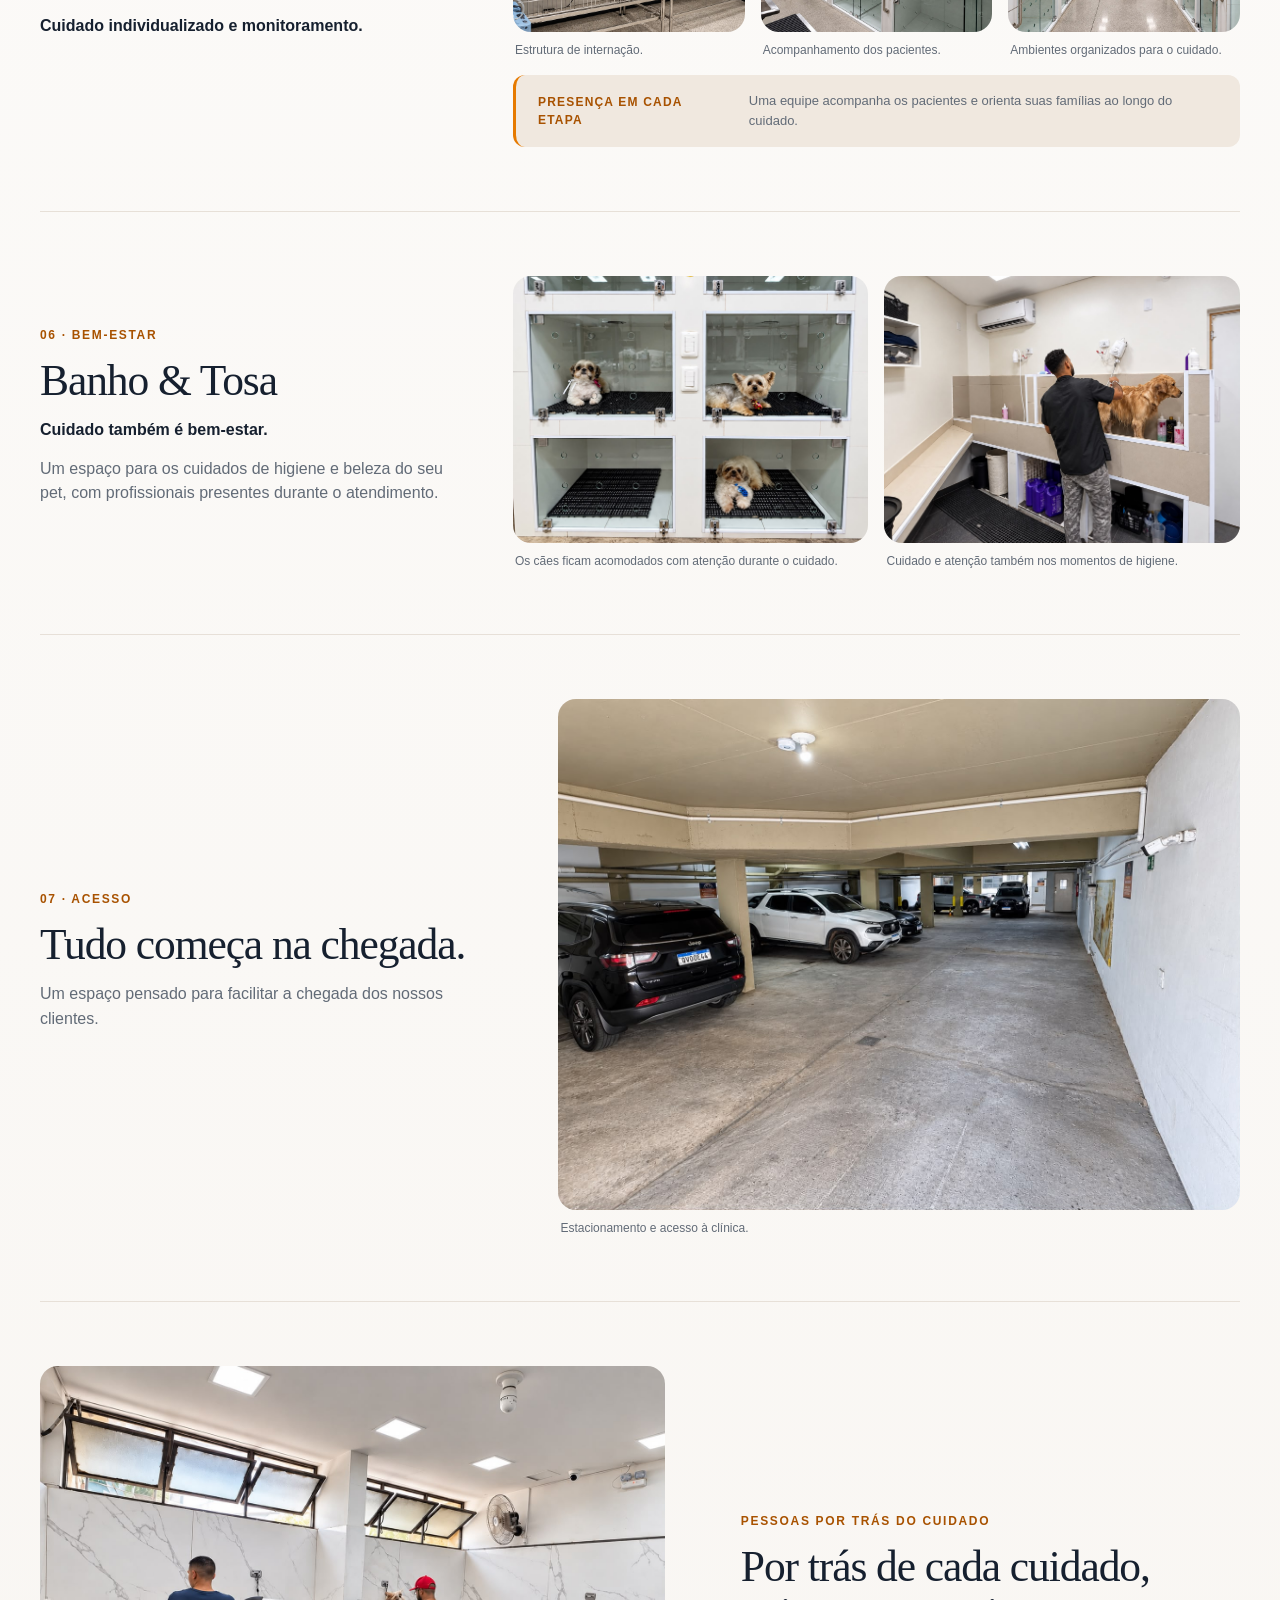
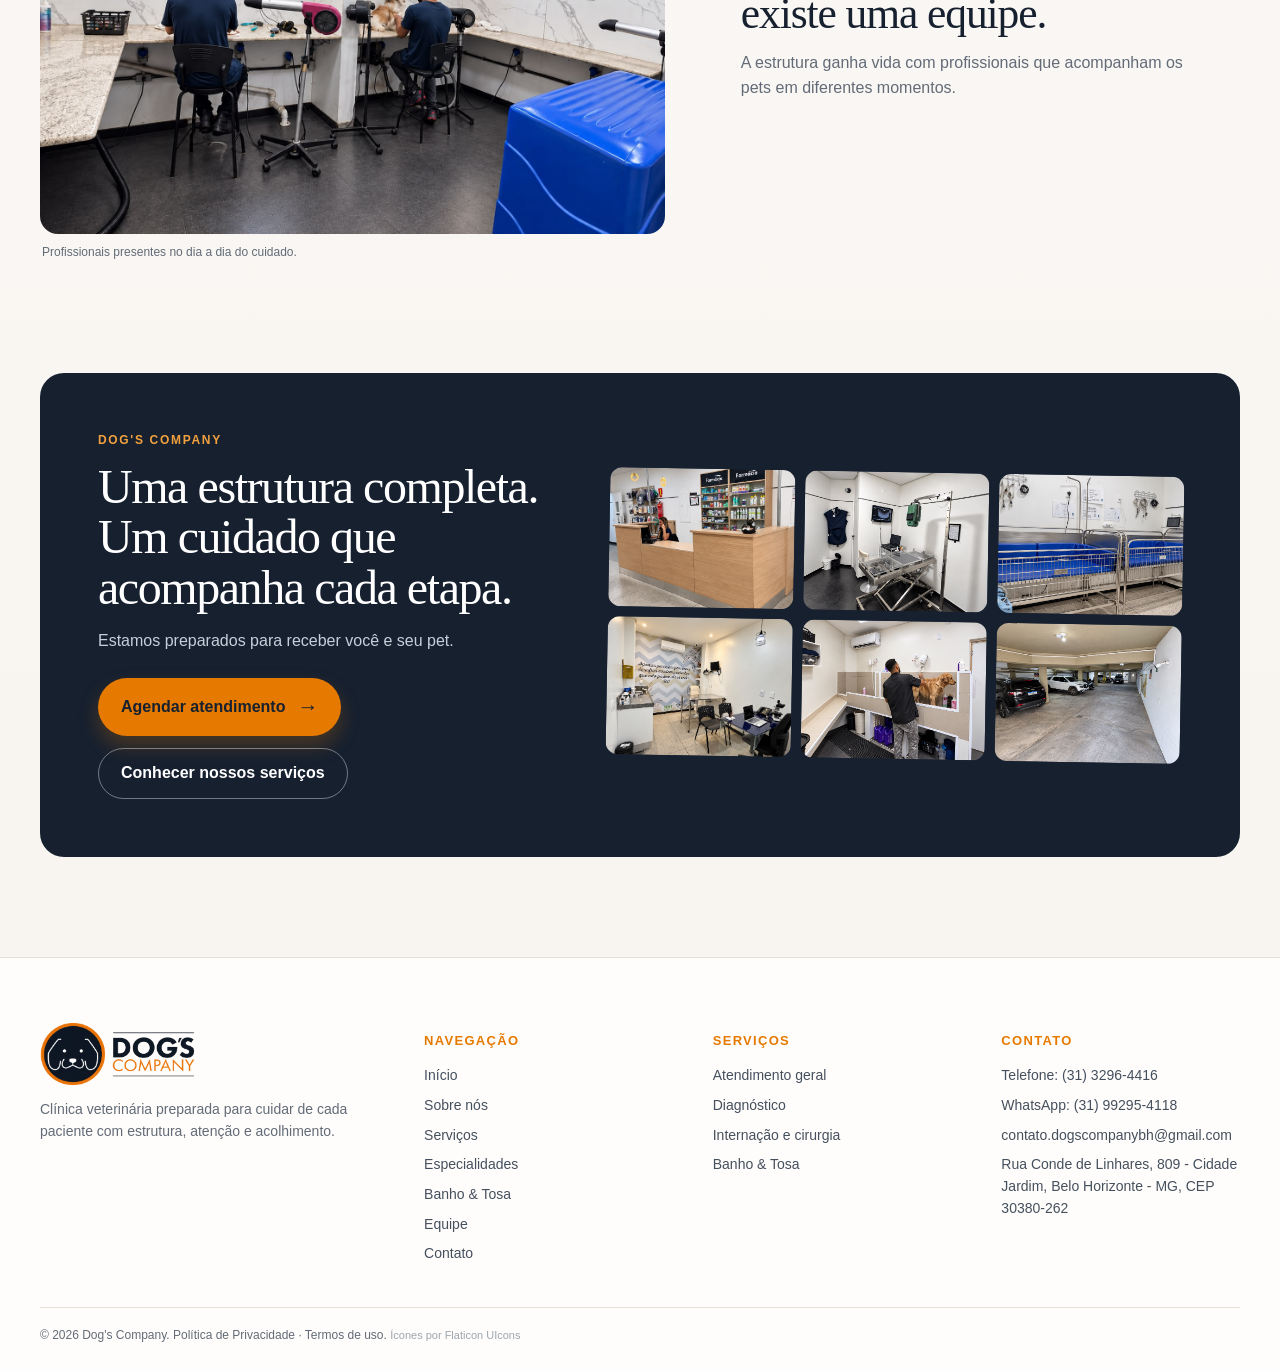
<file: sobre.html>
<!doctype html>
<html lang="pt-BR">
<head>
  <meta charset="utf-8"><meta name="viewport" content="width=device-width,initial-scale=1">
  <meta name="description" content="Conheça os espaços, a estrutura e o cuidado da Dog's Company Clínica Veterinária em Belo Horizonte.">
  <title>Conheça a Dog's Company | Clínica Veterinária</title><link rel="stylesheet" href="styles.css?v=mobilefix-20260928">
</head>
<body>
<div data-header></div>
<main class="page">
  <section class="section clinic-tour" id="conheca-dogs-company" aria-labelledby="clinic-tour-title">
    <div class="wrap">
      <header class="tour-intro">
        <div><p class="eyebrow">Estrutura, tecnologia e cuidado</p><h2 class="title" id="clinic-tour-title">Conheça a <strong>Dog's Company.</strong></h2></div>
        <div class="tour-intro-copy"><p class="tour-intro-lead">Uma estrutura completa para cuidar do seu pet em todos os momentos.</p><p class="tour-intro-detail">Da chegada ao diagnóstico, da internação aos cuidados especiais, cada espaço foi pensado para oferecer uma experiência completa.</p><a class="btn outline" href="#tour-espacos">Conheça nossos espaços <span class="link-arrow">↓</span></a></div>
      </header>

      <ul class="tour-facts" aria-label="Áreas da estrutura">
        <li>Consultórios</li><li>Laboratório</li><li>Diagnóstico por imagem</li><li>Internação</li><li>Centro cirúrgico</li><li>Banho &amp; Tosa</li><li>Farmácia</li>
      </ul>

      <div class="tour-section-intro" id="tour-espacos"><p class="eyebrow">Uma visita pela nossa estrutura</p><h3>Cada espaço tem um <strong>propósito.</strong></h3><p>Conheça os ambientes onde nossa equipe trabalha todos os dias para oferecer cuidado, diagnóstico e tratamento aos pets.</p></div>

      <section class="tour-room tour-reception" aria-labelledby="tour-reception-title">
        <div class="tour-copy"><p class="eyebrow">01 · A chegada</p><h3 id="tour-reception-title">Recepção &amp; Farmácia</h3><p>Um espaço pensado para receber tutores e pets com organização e praticidade.</p><div class="tour-detail"><span>Farmácia</span><p>Produtos e itens para o cuidado do seu pet em um só lugar.</p></div></div>
        <figure class="tour-photo tour-photo-feature"><img src="assets/clinic-tour/recepcao-farmacia.jpeg" alt="Recepção da Dog's Company com balcão de atendimento e prateleiras da farmácia ao fundo" width="1600" height="900" loading="lazy" decoding="async"><figcaption>Um primeiro contato acolhedor e organizado.</figcaption></figure>
      </section>

      <section class="tour-room tour-consult" aria-labelledby="tour-consult-title">
        <div class="tour-copy"><p class="eyebrow">02 · Atendimento</p><h3 id="tour-consult-title">Consultórios</h3><p>Ambientes preparados para avaliações clínicas e acompanhamento individualizado.</p></div>
        <div class="tour-consult-grid">
          <figure class="tour-photo"><img src="assets/clinic-tour/consultorio-recepcao.jpeg" alt="Sala de atendimento veterinário com mesa clínica e mensagem de acolhimento na parede" width="1086" height="1448" loading="lazy" decoding="async"><figcaption>Cuidado atento desde a consulta.</figcaption></figure>
        </div>
      </section>

      <section class="tour-room tour-diagnostic" aria-labelledby="tour-diagnostic-title">
        <div class="tour-copy"><p class="eyebrow">03 · Tecnologia e cuidado</p><h3 id="tour-diagnostic-title">Diagnóstico</h3><p class="tour-subtitle">Tecnologia para auxiliar na investigação e no cuidado.</p><p>Equipamentos de diagnóstico e estrutura laboratorial apoiam a avaliação dos pacientes.</p></div>
        <div class="tour-diagnostic-grid">
          <figure class="tour-photo tour-diagnostic-main"><img src="assets/clinic-tour/equipamento-diagnostico.jpeg" alt="Equipamento veterinário de diagnóstico por imagem com monitor" width="1448" height="1086" loading="lazy" decoding="async"><figcaption>Equipamentos de diagnóstico por imagem.</figcaption></figure>
          <figure class="tour-photo tour-photo-contained"><img src="assets/clinic-tour/laboratorio.jpeg" alt="Bancada do laboratório com analisador e microscópio" width="900" height="1600" loading="lazy" decoding="async"><figcaption>Estrutura laboratorial.</figcaption></figure>
        </div>
      </section>

      <section class="tour-room tour-surgical" aria-labelledby="tour-surgical-title">
        <div class="tour-copy"><p class="eyebrow">04 · Procedimentos cirúrgicos</p><h3 id="tour-surgical-title">Centro cirúrgico</h3><p>Ambiente equipado para a realização de procedimentos veterinários.</p></div>
        <div class="tour-surgical-grid">
          <figure class="tour-photo"><img src="assets/clinic-tour/sala-clinica.jpeg" alt="Sala cirúrgica veterinária com mesa de procedimento e equipamentos" width="1600" height="900" loading="lazy" decoding="async"><figcaption>Estrutura do centro cirúrgico.</figcaption></figure>
          <figure class="tour-photo"><img src="assets/clinic-tour/sala-procedimentos.jpeg" alt="Sala cirúrgica veterinária com mesa e equipamentos para procedimentos" width="1448" height="1086" loading="lazy" decoding="async"><figcaption>Ambiente preparado para procedimentos.</figcaption></figure>
        </div>
      </section>

      <section class="tour-room tour-stay" aria-labelledby="tour-stay-title">
        <div class="tour-copy"><p class="eyebrow">05 · Acompanhamento</p><h3 id="tour-stay-title">Internação</h3><p>Ambientes preparados para oferecer acompanhamento e cuidado durante a recuperação.</p><p class="tour-subtitle">Cuidado individualizado e monitoramento.</p></div>
        <div class="tour-stay-grid">
          <figure class="tour-photo"><img src="assets/clinic-tour/internacao-baias.jpeg" alt="Área de internação com baias azuis" width="1536" height="1024" loading="lazy" decoding="async"><figcaption>Estrutura de internação.</figcaption></figure>
          <figure class="tour-photo"><img src="assets/clinic-tour/internacao-monitoramento.jpeg" alt="Baias de internação com estrutura de acompanhamento" width="1536" height="1024" loading="lazy" decoding="async"><figcaption>Acompanhamento dos pacientes.</figcaption></figure>
          <figure class="tour-photo"><img src="assets/clinic-tour/internacao-corredor.jpeg" alt="Corredor com baias individuais para pacientes internados" width="1536" height="1024" loading="lazy" decoding="async"><figcaption>Ambientes organizados para o cuidado.</figcaption></figure>
          <aside class="tour-stay-note"><span>Presença em cada etapa</span><p>Uma equipe acompanha os pacientes e orienta suas famílias ao longo do cuidado.</p></aside>
        </div>
      </section>

      <section class="tour-room tour-bath" aria-labelledby="tour-bath-title">
        <div class="tour-copy"><p class="eyebrow">06 · Bem-estar</p><h3 id="tour-bath-title">Banho &amp; Tosa</h3><p class="tour-subtitle">Cuidado também é bem-estar.</p><p>Um espaço para os cuidados de higiene e beleza do seu pet, com profissionais presentes durante o atendimento.</p></div>
        <div class="tour-bath-gallery">
          <figure class="tour-photo"><img src="assets/clinic-tour/banho-tosa-baias.jpeg" alt="Três cães acomodados em baias na área de banho e tosa" width="1448" height="1086" loading="lazy" decoding="async"><figcaption>Os cães ficam acomodados com atenção durante o cuidado.</figcaption></figure>
          <figure class="tour-photo"><img src="assets/clinic-tour/banho-tosa-banho.jpeg" alt="Profissional realizando o banho de um cão na área de banho e tosa" width="1448" height="1086" loading="lazy" decoding="async"><figcaption>Cuidado e atenção também nos momentos de higiene.</figcaption></figure>
        </div>
      </section>

      <section class="tour-room tour-parking" aria-labelledby="tour-parking-title">
        <div class="tour-copy"><p class="eyebrow">07 · Acesso</p><h3 id="tour-parking-title">Tudo começa na chegada.</h3><p>Um espaço pensado para facilitar a chegada dos nossos clientes.</p></div>
        <figure class="tour-photo"><img src="assets/clinic-tour/estacionamento.jpeg" alt="Estacionamento coberto da Dog's Company com veículos estacionados" width="1448" height="1086" loading="lazy" decoding="async"><figcaption>Estacionamento e acesso à clínica.</figcaption></figure>
      </section>

      <section class="tour-room tour-team" aria-labelledby="tour-team-title">
        <figure class="tour-photo"><img src="assets/clinic-tour/banho-tosa-equipe.jpeg" alt="Dois profissionais trabalhando juntos no cuidado de um cão" width="1448" height="1086" loading="lazy" decoding="async"><figcaption>Profissionais presentes no dia a dia do cuidado.</figcaption></figure>
        <div class="tour-copy"><p class="eyebrow">Pessoas por trás do cuidado</p><h3 id="tour-team-title">Por trás de cada cuidado, existe uma equipe.</h3><p>A estrutura ganha vida com profissionais que acompanham os pets em diferentes momentos.</p></div>
      </section>

      <section class="tour-outro" aria-labelledby="tour-outro-title">
        <div class="tour-outro-copy"><p class="eyebrow">Dog's Company</p><h3 id="tour-outro-title">Uma estrutura completa. Um cuidado que acompanha cada etapa.</h3><p>Estamos preparados para receber você e seu pet.</p><div class="tour-outro-actions"><a class="btn primary" href="https://wa.me/5531992954118?text=Ol%C3%A1%21%20Gostaria%20de%20agendar%20um%20atendimento%20na%20Dogs%20Company." target="_blank" rel="noopener">Agendar atendimento <span class="link-arrow">→</span></a><a class="btn tour-outro-secondary" href="index.html#servicos-lista">Conhecer nossos serviços</a></div></div>
        <div class="tour-mosaic" aria-hidden="true"><img src="assets/clinic-tour/recepcao-farmacia.jpeg" alt="" loading="lazy" decoding="async"><img src="assets/clinic-tour/equipamento-diagnostico.jpeg" alt="" loading="lazy" decoding="async"><img src="assets/clinic-tour/internacao-baias.jpeg" alt="" loading="lazy" decoding="async"><img src="assets/clinic-tour/consultorio-recepcao.jpeg" alt="" loading="lazy" decoding="async"><img src="assets/clinic-tour/banho-tosa-banho.jpeg" alt="" loading="lazy" decoding="async"><img src="assets/clinic-tour/estacionamento.jpeg" alt="" loading="lazy" decoding="async"></div>
      </section>
    </div>
  </section>

</main>
<div class="quick-actions" aria-label="Ações rápidas"><a href="https://wa.me/5531992954118?text=Ol%C3%A1%21%20Gostaria%20de%20falar%20com%20a%20Dogs%20Company." target="_blank" rel="noopener"><b>◉</b>WhatsApp</a><a href="https://wa.me/5531992954118?text=Ol%C3%A1%21%20Gostaria%20de%20agendar%20um%20hor%C3%A1rio%20para%20banho%20e%20tosa%20na%20Dogs%20Company." target="_blank" rel="noopener"><b>✦</b>Banho &amp; Tosa</a></div>
<div data-footer></div><script src="site.js"></script>
</body></html>
</file>
<file: styles.css>
@import url('https://api.fontshare.com/v2/css?f[]=satoshi@400,500,700,900&f[]=gambarino@400&display=swap');

:root{--navy:#16202f;--orange:#e67a00;--orange-dark:#a85200;--cream:#f7f3ee;--white:#fff;--line:#e7e0d8;--muted:#626b77;--wrap:min(1200px,calc(100% - 64px));--radius:22px;--serif:Gambarino,Georgia,serif;--sans:Satoshi,Arial,sans-serif;--ease:cubic-bezier(.2,.8,.2,1)}
*{box-sizing:border-box}html{scroll-behavior:smooth}body{margin:0;background:var(--cream);color:var(--navy);font:16px/1.55 var(--sans)}img{display:block;max-width:100%}a{text-decoration:none;color:inherit}button,input,textarea,select{font:inherit}.wrap{width:var(--wrap);margin:auto}.page{overflow:hidden}.eyebrow{margin:0 0 12px;text-transform:uppercase;letter-spacing:.14em;color:var(--orange-dark);font-weight:900;font-size:12px}.title{font:clamp(40px,4.6vw,66px)/1.05 var(--serif);letter-spacing:-.04em;margin:0}.title strong{font-weight:inherit;color:var(--orange)}.intro{font-size:17px;color:var(--muted);max-width:650px;margin:18px auto 0}.section{padding:100px 0}.btn{border:1.5px solid transparent;border-radius:999px;min-height:48px;padding:12px 22px;display:inline-flex;align-items:center;justify-content:center;gap:12px;cursor:pointer;font-weight:700;transition:transform .2s var(--ease),background .2s var(--ease),box-shadow .2s var(--ease)}.btn:hover{transform:translateY(-2px)}.btn.primary{background:var(--orange);color:var(--navy);box-shadow:0 10px 20px #e67a0040}.btn.primary:hover{background:#cf6e00;color:#fff}.btn.outline{border-color:#d8b998;color:var(--orange-dark);background:#fff}.btn.dark{background:var(--navy);color:white}.link-arrow{font-size:21px}.card{background:#fff;border:1px solid var(--line);border-radius:var(--radius);box-shadow:0 8px 26px #16202f0a}.site-header{height:84px;background:#fffdfb;border-bottom:1px solid #eee8e1;display:flex;align-items:center;position:relative;z-index:10}.nav-wrap{display:flex;align-items:center;gap:24px;width:var(--wrap);margin:auto}.brand{width:150px;height:55px;object-fit:contain;object-position:left}.nav{display:flex;gap:23px;align-items:center;margin:auto;font-size:13px;font-weight:700}.nav a{white-space:nowrap}.nav a:hover,.nav a.active{color:var(--orange-dark)}.header-actions{display:flex;align-items:center;gap:15px;font-size:12px;font-weight:700}.contact-quick{border-left:1px solid var(--line);padding-left:15px;display:flex;flex-direction:column;line-height:1.25}.contact-quick small{color:var(--orange-dark)}.header-actions .btn{min-height:42px;padding:9px 17px;font-size:12px}.menu-button{display:none;border:0;background:none;font-size:26px;color:var(--navy)}.mobile-nav{display:none}.site-footer{background:var(--navy);color:#fff;padding:65px 0 26px}.footer-grid{display:grid;grid-template-columns:1.4fr repeat(3,1fr);gap:50px}.footer-brand{filter:none;width:170px;height:62px;object-fit:contain;object-position:left}.footer-copy{color:#b6bfcc;max-width:310px;font-size:14px}.footer-title{font-size:13px;letter-spacing:.1em;text-transform:uppercase;color:var(--orange);margin:8px 0 14px}.footer-links{display:grid;gap:8px;font-size:14px;color:#ccd3dc}.footer-bottom{border-top:1px solid #ffffff22;color:#9aa6b7;margin-top:42px;padding-top:18px;font-size:12px}.quick-actions{position:fixed;z-index:20;right:20px;top:35%;background:#fff;border:1px solid var(--line);border-radius:14px;overflow:hidden;box-shadow:0 10px 32px #16202f18}.quick-actions a{display:flex;width:58px;height:56px;flex-direction:column;align-items:center;justify-content:center;border-bottom:1px solid var(--line);font-size:10px;font-weight:700}.quick-actions a:last-child{border:0}.quick-actions b{font-size:20px;color:var(--orange-dark);line-height:1.1}
/* Home */
.home-hero{min-height:610px;position:relative;overflow:hidden;background:#faf7f3}.home-hero .wrap{min-height:610px;display:flex;align-items:center}.hero-copy{width:43%;z-index:2;padding-bottom:45px}.home-hero .title{font:clamp(53px,5vw,74px)/.95 var(--sans);font-weight:900;letter-spacing:-.065em}.home-hero .title strong{display:block}.hero-copy .intro{margin:22px 0 26px;max-width:430px;font-size:16px}.hero-actions{display:flex;gap:13px;align-items:center}.hero-image{position:absolute;right:0;top:0;width:64%;height:100%;object-fit:cover;object-position:center}.hero-wash{position:absolute;inset:0;background:linear-gradient(90deg,#faf7f3 0%,#faf7f3 35%,#faf7f3d0 45%,#faf7f300 70%)}.hero-bar{position:relative;z-index:3;width:var(--wrap);margin:-28px auto 0;background:#fff;border:1px solid var(--line);border-radius:20px;box-shadow:0 16px 36px #16202f10;overflow:hidden}.benefit-row,.stat-row{display:grid;grid-template-columns:repeat(5,1fr)}.benefit{padding:24px 19px;display:flex;gap:12px;border-right:1px solid var(--line)}.benefit:last-child{border:0}.round-icon{width:42px;height:42px;flex:none;border-radius:50%;background:var(--cream);display:grid;place-items:center;color:var(--orange-dark);font-size:20px}.benefit h3{font-size:14px;line-height:1.25;margin:2px 0 5px}.benefit p{font-size:12px;color:var(--muted);line-height:1.45;margin:0}.stat-row{grid-template-columns:repeat(4,1fr);border-top:1px solid var(--line)}.stat{display:flex;align-items:center;justify-content:center;gap:12px;padding:17px;border-right:1px solid var(--line)}.stat:last-child{border:0}.stat b{font-size:18px;color:var(--orange-dark);letter-spacing:-.03em}.stat span{display:block;font-size:11px;color:var(--muted)}.home-intro{display:grid;grid-template-columns:1fr .9fr;gap:10%;align-items:center}.home-intro img{height:470px;width:100%;object-fit:cover;border-radius:var(--radius)}.home-intro .title{font-size:56px}.feature-dark{background:var(--navy);color:#fff}.feature-dark .intro{color:#c7d0da}.feature-gallery{display:grid;grid-template-columns:1.1fr .9fr;gap:40px;align-items:center}.feature-gallery .photo-set{height:460px;position:relative}.photo-set img:first-child{width:75%;height:85%;right:0;top:0;position:absolute;object-fit:cover;border-radius:var(--radius)}.photo-set img:last-child{position:absolute;left:0;bottom:0;width:47%;height:42%;object-fit:cover;border:7px solid var(--navy);border-radius:18px}
/* Interior pages */
.specialties-home{padding:38px 0 64px}.specialties-home .page-head{background:#fffdfb;border:1px solid var(--line);border-radius:20px;padding:38px 32px;margin:0 0 22px}#servicos-lista{padding:64px 0 34px}#servicos-lista>.page-head{background:transparent;padding:0 0 28px}.page-head{text-align:center;padding:78px 0 60px;background:#fffdfb}.page-head .title{max-width:760px;margin:auto}.page-head .intro{max-width:620px;margin-top:24px}.service-grid{display:grid;grid-template-columns:repeat(5,1fr);gap:12px;align-items:stretch}.service-card{overflow:hidden;display:flex;flex-direction:column;transition:.25s var(--ease)}.service-card:hover{transform:translateY(-5px);box-shadow:0 18px 38px #16202f17}.service-card img{width:100%;height:170px;object-fit:cover}.service-card-body{padding:18px;display:flex;flex-direction:column;flex:1}.service-no{font-size:14px;color:#a7adb4;font-weight:700}.service-card h2{font:27px/1.06 var(--serif);margin:8px 0}.service-card p{font-size:13px;color:var(--muted);margin:0 0 10px}.service-card ul{font-size:12px;color:#3f4855;padding-left:16px;margin:0 0 17px}.service-card li::marker{color:var(--orange)}.service-card .text-link{margin-top:auto;color:var(--orange-dark);font-size:13px;font-weight:700}.search-cta{padding:20px 30px;margin:28px auto 0;max-width:880px;display:flex;align-items:center;justify-content:space-between;gap:24px}.search-cta h2{font-size:18px;margin:0}.search-cta p{font-size:13px;color:var(--muted);margin:0}.cat-panels{display:grid;grid-template-columns:1fr 1fr;gap:28px}.cat-card{overflow:hidden}.cat-card img{width:100%;height:310px;object-fit:cover}.cat-card-body{padding:22px}.cat-card-body h2{font:31px/1.1 var(--serif);margin:0 0 10px}.cat-card-body p{color:var(--muted);font-size:14px}.benefits-wide{display:grid;grid-template-columns:repeat(4,1fr);margin-top:42px}.benefits-wide .benefit{background:#fff;padding:25px}.groom-grid{display:grid;grid-template-columns:1.05fr .95fr;gap:52px;align-items:start}.groom-photo{height:470px;width:100%;object-fit:cover;border-radius:var(--radius)}.groom-benefits{display:grid;grid-template-columns:1fr 1fr;gap:14px;margin-top:22px}.groom-benefits .benefit{border:0;background:#fff;border-radius:18px;padding:19px}.gallery-strip{display:grid;grid-template-columns:repeat(5,1fr);gap:15px;margin:34px 0}.gallery-strip img{height:160px;width:100%;object-fit:cover;border-radius:16px}.section-center{text-align:center}.section-center .title{font-size:52px}.final-cta{padding:25px 32px;display:flex;align-items:center;gap:18px;justify-content:space-between}.final-cta h2{font:32px var(--serif);margin:0}.final-cta p{margin:0;color:var(--muted);font-size:14px}
/* Sobre */
.trust-layout{display:grid;grid-template-columns:.85fr 2fr;gap:36px;align-items:center}.trust-copy .title{font:clamp(43px,4.2vw,64px)/1.02 var(--sans);font-weight:900}.rating-card{padding:28px;text-align:center;min-height:280px}.rating-card .google{font-size:40px;font-weight:900;color:#4285f4}.rating-card strong{font-size:56px;line-height:1}.stars{color:var(--orange);letter-spacing:3px}.testimonials{display:grid;grid-template-columns:repeat(3,1fr);gap:15px}.testimonial{padding:24px;min-height:255px}.avatar{width:48px;height:48px;border-radius:14px;background:var(--cream);display:grid;place-items:center;color:var(--muted);font-size:11px}.testimonial-head{display:flex;align-items:center;gap:12px}.testimonial h3{font-size:14px;margin:0}.testimonial small{color:var(--muted)}.testimonial p{font-size:14px;margin:22px 0;color:#3f4855}.testimonial .pet{font-size:12px;color:var(--muted)}.family-band{margin-top:48px;padding:28px 36px;display:flex;gap:28px;align-items:center;justify-content:center;text-align:center}.family-band b{font:42px/.9 var(--sans);font-weight:900;color:var(--orange-dark)}.avatars{display:flex}.avatars img{width:48px;height:48px;border-radius:50%;object-fit:cover;border:3px solid #fff;margin-left:-8px}.structure-cta{margin-top:28px;display:grid;grid-template-columns:1.3fr .8fr;overflow:hidden}.structure-cta>div{padding:32px}.structure-cta img{height:210px;width:100%;object-fit:cover}
/* Booking */
.booking-layout{display:grid;grid-template-columns:.65fr 1.35fr;gap:0;background:#fff;border-radius:var(--radius);overflow:hidden;box-shadow:0 18px 46px #16202f12}.booking-layout.contact-only{grid-template-columns:1fr;max-width:760px;margin:0 auto}.booking-aside{background:#f7f3ee;padding:30px}.booking-aside img{width:100%;height:270px;object-fit:cover;border-radius:16px}.booking-aside h2{font:39px/1 var(--serif);margin:28px 0 12px}.booking-aside p{font-size:14px;color:var(--muted)}.contact-cards{display:grid;grid-template-columns:1fr 1fr;gap:10px;margin-top:26px}.contact-card{background:#fff;padding:13px;border-radius:12px;border:1px solid var(--line);font-size:12px}.contact-card b{display:block;color:var(--orange-dark);font-size:15px}.booking-form-wrap{padding:34px}.booking-form-wrap h1{font:42px var(--serif);margin:0}.booking-form-wrap>p{font-size:13px;color:var(--muted);margin-top:4px}.form-section{border-top:1px solid var(--line);margin-top:20px;padding-top:17px}.form-section h2{font-size:14px;margin:0 0 12px}.field-grid{display:grid;grid-template-columns:repeat(4,1fr);gap:12px}.field{display:flex;flex-direction:column;gap:5px}.field.span2{grid-column:span 2}.field.span4{grid-column:1/-1}.field label{font-size:11px;font-weight:700}.field input,.field select,.field textarea{width:100%;border:1px solid var(--line);border-radius:9px;min-height:40px;padding:9px;background:#fff;color:var(--navy);font-size:13px}.field textarea{min-height:78px;resize:vertical}.species,.time-slots{display:flex;flex-wrap:wrap;gap:8px}.species label,.time-slots button{border:1px solid var(--line);background:#fff;border-radius:8px;padding:8px 12px;cursor:pointer;font-size:12px}.species input{position:absolute;opacity:0}.species input:checked+span{color:var(--orange-dark);font-weight:700}.upload-row{display:grid;grid-template-columns:repeat(3,1fr);gap:10px}.upload{border:1px dashed #cfc3b5;padding:13px;border-radius:10px;text-align:center;font-size:12px;color:var(--muted)}.privacy{font-size:12px;color:var(--muted);display:flex;gap:8px;margin:16px 0}.flow{display:grid;grid-template-columns:repeat(3,1fr);gap:30px;margin-top:42px;text-align:center}.flow b{display:grid;place-items:center;margin:auto auto 8px;width:42px;height:42px;border-radius:50%;background:#fff;color:var(--orange-dark);font-size:19px}.flow h3{font-size:14px;margin:0}.flow p{font-size:12px;color:var(--muted);margin:5px 0}
@media(max-width:1060px){.nav{gap:13px}.header-actions .contact-quick{display:none}.service-grid{grid-template-columns:repeat(3,1fr)}.service-card:nth-child(4),.service-card:nth-child(5){grid-column:span 1}.groom-grid{gap:28px}.hero-copy{width:55%}.hero-image{opacity:.62}.hero-wash{background:linear-gradient(90deg,#faf7f3 0%,#faf7f3d6 55%,#faf7f366 100%)}}
@media(max-width:800px){:root{--wrap:calc(100% - 38px)}.site-header{height:70px}.brand{width:124px}.nav,.header-actions{display:none}.menu-button{display:block;margin-left:auto}.mobile-nav{position:fixed;inset:0;background:var(--cream);z-index:50;padding:24px;flex-direction:column;gap:15px}.mobile-nav.open{display:flex}.mobile-nav-top{display:flex;justify-content:space-between;align-items:center;margin-bottom:25px}.mobile-nav a{font-size:29px;font-weight:900;letter-spacing:-.04em}.mobile-nav .btn{margin-top:15px}.mobile-close{border:0;background:none;font-size:30px}.footer-grid{grid-template-columns:1fr 1fr;gap:30px}.quick-actions{display:none}.home-hero,.home-hero .wrap{min-height:650px}.hero-copy{padding-bottom:270px;width:100%;align-self:flex-start;padding-top:72px}.hero-image{height:48%;width:100%;top:auto;bottom:0;opacity:1}.hero-wash{background:linear-gradient(180deg,#faf7f3 0%,#faf7f3 48%,#faf7f39c 62%,#faf7f300 100%)}.hero-bar{margin-top:18px}.benefit-row{grid-template-columns:1fr 1fr}.benefit{border-bottom:1px solid var(--line)}.benefit:last-child{grid-column:1/-1}.stat-row{grid-template-columns:1fr 1fr}.stat{border-bottom:1px solid var(--line)}.home-intro,.feature-gallery,.trust-layout,.groom-grid{grid-template-columns:1fr}.home-intro img{height:350px;order:-1}.service-grid{grid-template-columns:repeat(2,1fr)}.cat-panels{grid-template-columns:1fr}.benefits-wide{grid-template-columns:1fr 1fr}.gallery-strip{grid-template-columns:repeat(3,1fr)}.gallery-strip img{height:135px}.trust-layout{gap:25px}.booking-layout{grid-template-columns:1fr}.booking-aside img{height:230px}.field-grid{grid-template-columns:1fr 1fr}.family-band{flex-wrap:wrap}.structure-cta{grid-template-columns:1fr}.structure-cta img{height:190px}}
@media(max-width:520px){.section{padding:65px 0}.title,.home-intro .title,.section-center .title{font-size:42px}.home-hero .title{font-size:50px}.hero-actions{display:grid}.hero-actions .btn{width:100%}.hero-copy{padding-top:54px}.benefit-row,.stat-row{display:block}.benefit,.stat{border-right:0}.benefit{padding:16px}.stat{justify-content:flex-start;padding:14px 20px}.page-head{padding:55px 0 25px}.service-grid{grid-template-columns:1fr}.service-card img{height:205px}.benefits-wide{display:block}.benefits-wide .benefit{border-bottom:1px solid var(--line)}.groom-benefits{grid-template-columns:1fr}.groom-photo{height:330px}.gallery-strip{grid-template-columns:1fr 1fr}.gallery-strip img{height:125px}.final-cta{display:block}.final-cta .btn{margin-top:15px;width:100%}.testimonials{grid-template-columns:1fr}.testimonial{min-height:auto}.family-band{padding:22px}.avatars{display:none}.booking-aside,.booking-form-wrap{padding:22px}.booking-form-wrap h1{font-size:35px}.field-grid,.contact-cards,.upload-row{grid-template-columns:1fr}.field.span2{grid-column:auto}.flow{grid-template-columns:1fr;gap:18px}.footer-grid{grid-template-columns:1fr}.footer-bottom{margin-top:30px}.intro{font-size:15px}}
@media(prefers-reduced-motion:reduce){*{scroll-behavior:auto!important;transition:none!important}}

/* Refinamentos da página única */
.round-icon svg{width:21px;height:21px;fill:none;stroke:currentColor;stroke-width:1.7;stroke-linecap:round;stroke-linejoin:round}.round-icon{font-style:normal}.intro-no-photo{grid-template-columns:1.1fr .9fr}.statement-card{min-height:300px;background:#fff;border:1px solid var(--line);border-radius:var(--radius);padding:42px;display:flex;flex-direction:column;justify-content:end}.statement-card span,.service-promise span{font:88px/.8 var(--serif);color:var(--orange)}.statement-card p,.service-promise p{font:20px/1.35 var(--serif);max-width:320px}.feature-gallery.no-photo{grid-template-columns:1.15fr .85fr}.service-promise{min-height:330px;border:1px solid #ffffff33;border-radius:var(--radius);padding:42px;display:flex;flex-direction:column;justify-content:end;background:#ffffff0a}.service-promise p{color:#fff}.service-accordion{align-items:start}.service-accordion details{min-height:230px;padding:0;overflow:hidden;background:#fff}.service-accordion summary{display:flex;min-height:230px;flex-direction:column;padding:24px;cursor:pointer;list-style:none}.service-accordion summary::-webkit-details-marker{display:none}.service-accordion summary:hover{background:#fffdf9}.service-accordion summary b{display:flex;justify-content:space-between;align-items:center;color:var(--orange-dark);font-size:13px;margin-top:auto}.service-accordion summary b span{font-size:22px;font-weight:400;transition:transform .2s var(--ease)}.service-accordion details[open] summary b span{transform:rotate(45deg)}.service-accordion details>ul{border-top:1px solid var(--line);margin:0;padding:16px 24px 22px 40px;color:var(--muted);font-size:13px}.service-accordion details>ul li::marker{color:var(--orange)}.service-accordion h2{font:27px/1.06 var(--serif);margin:8px 0}.service-accordion p{font-size:13px;color:var(--muted);margin:0}.groom-symbol{min-height:420px;border-radius:var(--radius);background:#fff;border:1px solid var(--line);display:grid;place-items:center;color:var(--orange);font:150px var(--serif)}.family-photos{display:flex;align-items:center}.family-photos img,.family-photos i,.family-icons i{width:48px;height:48px;object-fit:cover;border-radius:50%;border:3px solid #fff;margin-left:-8px;background:var(--cream);display:grid;place-items:center;font-style:normal;color:var(--orange-dark)}.family-photos img:first-child{margin-left:0}.family-icons{display:flex;gap:9px}.family-icons i{margin:0;border:0}.team-band{background:var(--navy);color:#fff}.team-band .experience article{border-color:var(--orange)}.team-band .experience p{color:#c7d0da}.team-band .experience b{color:var(--orange)}.reception-symbol{height:270px;border:1px solid var(--line);border-radius:16px;background:#fff;display:grid;place-items:center;color:var(--orange);font:100px var(--serif)}.footer-wordmark{display:inline-flex;align-items:center;gap:10px;color:#fff}.footer-wordmark>span{display:grid;place-items:center;width:43px;height:43px;border:2px solid var(--orange);border-radius:50%;font-size:23px}.footer-wordmark strong{font-size:25px;letter-spacing:-.07em;line-height:.8}.footer-wordmark small{display:block;color:var(--orange);font-size:13px;letter-spacing:.03em;font-weight:500;margin-top:7px}.booking-aside img{display:none}.booking-aside{display:flex;flex-direction:column}.booking-aside h2{margin-top:28px}.cat-panels,.cat-card{display:none!important}
@media(max-width:800px){.intro-no-photo,.feature-gallery.no-photo{grid-template-columns:1fr}.statement-card,.service-promise{min-height:220px}.family-band{justify-content:center}.family-icons{display:none}.service-accordion{grid-template-columns:1fr 1fr}.groom-symbol{min-height:270px}}
@media(max-width:520px){.service-accordion{grid-template-columns:1fr}.statement-card,.service-promise{padding:28px}.statement-card span,.service-promise span{font-size:70px}.groom-symbol{min-height:180px;font-size:90px}.family-photos{flex-wrap:wrap;justify-content:center;gap:8px}.family-photos img,.family-photos i{margin:0}.family-band{display:block;text-align:center}.family-band>div:last-child{margin-top:20px}}

/* Revisão final: marca, avaliações, especialidades e contato */
.site-footer{background:#fffdfb;color:var(--navy);border-top:1px solid var(--line)}
.footer-copy{color:var(--muted)}.footer-links{color:#45505e}.footer-bottom{border-color:var(--line);color:var(--muted)}
.quick-actions a{width:70px;height:60px;padding:5px;text-align:center}
.reviews-panel{display:grid;grid-template-columns:.62fr 1.38fr;gap:16px;align-items:stretch}.rating-card .google{color:var(--orange)}.avatar{color:var(--orange-dark);font-weight:900;font-style:normal}.review-avatar{object-fit:cover;display:block}.reviews-panel .testimonials{grid-template-columns:1fr}.reviews-panel .testimonial{min-height:auto;padding:20px}.reviews-panel .testimonial p{margin:12px 0 0}
.service-accordion{grid-template-columns:repeat(5,minmax(0,1fr))}.service-accordion details{min-height:250px;overflow:visible}.service-accordion summary{min-height:250px}.service-accordion h2{font-size:clamp(22px,1.75vw,27px);overflow-wrap:anywhere;hyphens:auto}.service-accordion p{overflow-wrap:anywhere}
.groom-action{margin:26px 0 0}.contact-card-wide{grid-column:1/-1}.booking-form-wrap h2{font:42px/1 var(--serif);margin:0}.form-section h3{font-size:14px;margin:0 0 12px}
@media(max-width:1060px){.service-accordion{grid-template-columns:repeat(3,minmax(0,1fr))}}
@media(max-width:800px){.reviews-panel{grid-template-columns:1fr}.service-accordion{grid-template-columns:repeat(2,minmax(0,1fr))}.testimonials{grid-template-columns:repeat(3,minmax(0,1fr))}}
@media(max-width:520px){.reviews-panel,.testimonials,.service-accordion{grid-template-columns:1fr}.booking-form-wrap h2{font-size:35px}}

/* Destaques da equipe */
.team-band{position:relative;overflow:hidden;background:linear-gradient(125deg,#0e1725 0%,#1c2d42 100%)}
.team-band::before{content:"";position:absolute;width:520px;height:520px;border:1px solid #ffffff12;border-radius:50%;right:-170px;top:-300px}.team-band::after{content:"";position:absolute;width:320px;height:320px;border:1px solid #e67a003b;border-radius:50%;left:-140px;bottom:-205px}
.team-band .wrap{position:relative;z-index:1}.team-heading{text-align:center;max-width:660px;margin:0 auto 42px}.team-heading .eyebrow{color:#f0a253}.team-heading h2{font:clamp(34px,4vw,54px)/1.05 var(--serif);letter-spacing:-.035em;margin:0;color:#fff}
.experience{display:grid;grid-template-columns:repeat(4,minmax(0,1fr));gap:16px}.experience article{min-height:225px;padding:24px;border:1px solid #ffffff22;border-radius:20px;background:linear-gradient(145deg,#ffffff12,#ffffff06);transition:transform .25s var(--ease),background .25s var(--ease),border-color .25s var(--ease)}.experience article:hover{transform:translateY(-7px);background:#ffffff18;border-color:#e67a00}.experience-top{display:flex;align-items:center;justify-content:space-between}.experience-icon{width:50px;height:50px;border-radius:50%;display:grid;place-items:center;color:#ffab55;background:#e67a001c;border:1px solid #e67a0060}.experience-icon svg{width:25px;height:25px;fill:none;stroke:currentColor;stroke-width:1.7;stroke-linecap:round;stroke-linejoin:round}.experience b{font-size:13px;letter-spacing:.14em;color:#f0a253}.experience h3{font:31px/1.04 var(--serif);letter-spacing:-.025em;margin:38px 0 11px;color:#fff}.experience p{margin:0;max-width:290px;font-size:15px;line-height:1.55;color:#c7d0da}
@media(max-width:800px){.experience{grid-template-columns:repeat(2,minmax(0,1fr))}.experience article{min-height:0}.experience h3{margin-top:28px}}@media(max-width:520px){.experience{grid-template-columns:1fr}}
/* Galeria de fotos do Banho & Tosa */
.groom-gallery{display:grid;grid-template-columns:repeat(4,1fr);gap:14px;max-width:var(--wrap);margin:34px auto 0}.groom-gallery img{width:100%;height:180px;object-fit:cover;border-radius:18px;box-shadow:0 8px 24px #241b1718}.groom-gallery img:first-child{grid-column:span 2;grid-row:span 2;height:374px}
.groom-grid>.groom-gallery{max-width:none;margin:0;grid-template-columns:1fr;align-self:stretch}.groom-grid>.groom-gallery img,.groom-grid>.groom-gallery img:first-child{height:100%;min-height:220px;grid-column:auto;grid-row:auto}.groom-grid>.groom-gallery img+img{display:none}
.groom-grid>.groom-gallery{max-width:460px;width:100%;justify-self:center;align-self:center}.groom-grid>.groom-gallery img{width:460px;height:460px;min-height:0;aspect-ratio:1/1}
@media(max-width:800px){.groom-grid>.groom-gallery{max-width:100%;margin-bottom:28px}.groom-grid>.groom-gallery img{width:100%;height:auto;aspect-ratio:1/1}}
@media(max-width:800px){.groom-gallery{grid-template-columns:repeat(2,1fr)}.groom-gallery img,.groom-gallery img:first-child{height:190px}.groom-gallery img:first-child{grid-column:span 2}}
.booking-photo{width:100%;height:190px;object-fit:cover;border-radius:18px;margin-bottom:24px}
.reviews-section{background:linear-gradient(180deg,#fffdfb 0%,#f7f1ea 100%)}.reviews-heading{display:flex;align-items:end;justify-content:space-between;gap:30px;margin-bottom:34px}.reviews-heading .title{margin:7px 0 10px}.review-score{min-width:185px;padding:18px 22px;border:1px solid #e8d7c3;border-radius:18px;background:#fff;text-align:center;box-shadow:0 10px 30px #251a1010}.review-score span{display:block;color:var(--orange);letter-spacing:2px}.review-score b{display:block;margin:4px 0;font:42px/.95 var(--sans);font-weight:900;color:var(--navy)}.review-score small{color:var(--muted)}.reviews-carousel{display:flex;align-items:center;gap:15px}.reviews-viewport{overflow:hidden;flex:1}.reviews-track{display:flex;gap:18px;overflow-x:auto;scroll-behavior:smooth;scroll-snap-type:x mandatory;scrollbar-width:none;padding:3px}.reviews-track::-webkit-scrollbar{display:none}.reviews-track .testimonial{flex:0 0 calc((100% - 36px)/3);min-height:240px;scroll-snap-align:start;padding:24px;border-top:4px solid var(--orange)}.reviews-track .testimonial p{margin:18px 0 0}.review-nav{width:42px;height:42px;border:1px solid #e8d7c3;border-radius:50%;background:#fff;color:var(--navy);font-size:23px;cursor:pointer;flex:0 0 auto}.review-nav:hover{background:var(--orange);border-color:var(--orange);color:#fff}.reviews-cta{text-align:center;margin:34px 0 0}@media(max-width:800px){.reviews-heading{align-items:start}.reviews-track .testimonial{flex-basis:calc((100% - 18px)/2)}}@media(max-width:560px){.reviews-heading{display:block}.review-score{margin-top:22px;max-width:180px}.reviews-carousel{gap:8px}.review-nav{width:36px;height:36px;font-size:19px}.reviews-track .testimonial{flex-basis:86%}.reviews-track{gap:14px}.reviews-track .testimonial p{font-size:14px}}
.hero-image{width:64%;object-fit:cover;object-position:center;filter:saturate(1.08) contrast(1.04)}.hero-wash{background:linear-gradient(90deg,#faf7f3 0%,#faf7f3 34%,rgba(250,247,243,.86) 45%,rgba(250,247,243,.18) 58%,rgba(22,32,47,.04) 100%)}
@media(max-width:800px){.hero-image{width:100%;object-position:center 58%}.hero-wash{background:linear-gradient(90deg,rgba(250,247,243,.9) 0%,rgba(250,247,243,.55) 100%)}}
.breadcrumb{color:var(--muted);font-size:13px}.breadcrumb a{color:var(--orange-dark);font-weight:700}.breadcrumb span{padding:0 7px}.specialties-grid,.specialties-home-grid{display:grid;grid-template-columns:repeat(3,1fr);gap:18px}.specialty-card{display:block;padding:26px;position:relative;text-decoration:none;color:inherit;transition:transform .2s,box-shadow .2s}.specialty-card:hover{transform:translateY(-5px);box-shadow:0 18px 34px #16202f18}.specialty-card h2,.specialty-card h3{margin:14px 0 8px;color:var(--navy)}.specialty-card p{font-size:14px;color:var(--muted);line-height:1.5;margin:0 0 18px}.specialty-card b{font-size:13px;color:var(--orange-dark)}.specialty-icon{width:48px;height:48px;border-radius:14px;background:var(--cream);display:grid;place-items:center;color:var(--orange-dark);font-style:normal;font-size:25px}.specialties-home-cta{text-align:center;margin:28px 0 0}.specialty-hero{background:var(--navy);color:#fff;padding:60px 0 76px}.specialty-hero .breadcrumb{color:#d8e0e8}.specialty-hero .breadcrumb a{color:#ffb276}.specialty-hero-copy{max-width:760px;padding-top:46px}.specialty-hero-copy .specialty-icon{background:#ff8a3d;color:#fff}.specialty-hero-copy .eyebrow{color:#ffb276}.specialty-hero h1{font:clamp(44px,6vw,76px)/.98 var(--sans);margin:12px 0 20px}.specialty-hero-copy p:not(.eyebrow){font-size:18px;line-height:1.55;color:#dbe3ea;max-width:650px;margin-bottom:28px}.specialty-reading{max-width:980px}.specialty-reading>h2,.specialty-columns h2,.specialty-flow h2,.specialty-services h2{font-size:34px;color:var(--navy);margin:10px 0 16px}.specialty-reading>p{max-width:820px;font-size:17px;line-height:1.75;color:#46515e}.specialty-columns{display:grid;grid-template-columns:1fr 1fr;gap:48px;margin-top:52px}.specialty-columns h2{font-size:27px}.check-list{padding:0;margin:0;list-style:none}.check-list li{padding:12px 0 12px 26px;border-bottom:1px solid var(--line);position:relative;color:#46515e}.check-list li:before{content:'✓';position:absolute;left:0;color:var(--orange);font-weight:900}.topic-grid{display:flex;flex-wrap:wrap;gap:10px}.topic-grid span{padding:12px 14px;background:var(--cream);border-radius:10px;color:var(--navy);font-weight:700;font-size:13px}.specialty-flow{margin-top:58px;padding:30px;background:#f7f1ea;border-radius:22px}.specialty-flow p{line-height:1.7;color:#46515e}.specialty-flow ol{display:grid;grid-template-columns:repeat(4,1fr);gap:16px;padding:0;margin:24px 0 0;list-style-position:inside}.specialty-flow li{background:#fff;padding:16px;border-radius:12px;color:var(--navy);font-weight:700;font-size:14px}.specialty-services{margin-top:58px}.service-topic-grid{display:grid;grid-template-columns:repeat(3,1fr);gap:16px}.service-topic-grid .card{padding:20px}.service-topic-grid h3{color:var(--navy);font-size:16px}.service-topic-grid p{color:var(--muted);font-size:13px}.specialty-cta{background:var(--navy);color:#fff;padding:58px 0}.specialty-cta h2{font-size:36px;margin:0 0 10px}.specialty-cta p{color:#dbe3ea;margin-bottom:24px}.other-specialties{display:grid;grid-template-columns:repeat(4,1fr);gap:16px;margin-top:24px}.other-specialties .specialty-card{padding:20px}.other-specialties h3{font-size:16px}
@media(max-width:800px){.specialties-grid,.specialties-home-grid{grid-template-columns:repeat(2,1fr)}.specialty-columns{grid-template-columns:1fr;gap:34px}.specialty-flow ol{grid-template-columns:repeat(2,1fr)}.service-topic-grid{grid-template-columns:repeat(2,1fr)}.other-specialties{grid-template-columns:repeat(2,1fr)}}@media(max-width:520px){.specialties-home .page-head{padding:28px 20px}.specialties-grid,.specialties-home-grid,.service-topic-grid,.other-specialties{grid-template-columns:1fr}.specialty-hero{padding:40px 0 58px}.specialty-hero-copy{padding-top:34px}.specialty-hero h1{font-size:46px}.specialty-columns h2{font-size:27px}.specialty-flow ol{grid-template-columns:1fr}.specialty-cta h2{font-size:30px}}
.review-nav:disabled{opacity:.35;cursor:default}.review-nav:focus-visible,.review-dots button:focus-visible{outline:3px solid var(--orange);outline-offset:3px}.review-dots{display:flex;justify-content:center;gap:8px;margin-top:16px}.review-dots button{width:9px;height:9px;padding:0;border:0;border-radius:50%;background:#c9c0b7;cursor:pointer}.review-dots button:hover{background:var(--orange)}
.specialty-icon svg,.round-icon svg,.quick-actions b svg,.reception-symbol svg,.groom-symbol svg{width:22px;height:22px;fill:none;stroke:currentColor;stroke-width:1.7;stroke-linecap:round;stroke-linejoin:round}.quick-actions b,.reception-symbol,.groom-symbol{display:grid;place-items:center}.experience-icon{font-style:normal;font-size:13px;letter-spacing:.04em}
.specialty-icon i.fi,.round-icon i.fi,.quick-actions b i.fi{font-size:21px;line-height:1}.quick-actions b i.fi{display:block}.icon-credit{font-size:11px;color:#9ca5ae}.icon-credit a{color:inherit}

.service-promise{min-height:380px;align-items:center;justify-content:center;padding:32px}.service-promise>img{width:clamp(230px,24vw,290px);height:auto;max-width:100%;flex:0 1 auto;object-fit:contain}
@media(max-width:520px){.service-promise{min-height:330px;padding:24px}.service-promise>img{width:250px;max-width:100%}}

/* Seção institucional Conheça a Dog's Company */
.clinic-tour{background:linear-gradient(180deg,#fff 0%,#f8f5f1 100%);padding:110px 0 100px}
.tour-intro{display:grid;grid-template-columns:1.08fr .92fr;gap:clamp(28px,5vw,72px);align-items:end}
.tour-intro .title{max-width:740px;font-size:clamp(40px,5vw,66px)}
.tour-intro-copy p{max-width:510px;margin:0 0 24px;color:var(--muted);font-size:18px}
.tour-intro-copy .tour-intro-lead{font:24px/1.3 var(--serif);color:var(--navy);margin-bottom:12px}
.tour-intro-copy .tour-intro-detail{font-size:15px;margin-bottom:22px}
.tour-facts{display:flex;flex-wrap:wrap;gap:10px 28px;margin:42px 0 76px;padding:18px 0;border-block:1px solid var(--line);list-style:none;color:#344052;font-size:13px;font-weight:700}
.tour-facts li{display:flex;align-items:center;gap:9px}
.tour-facts li::before{content:"";width:7px;height:7px;flex:0 0 7px;border-radius:50%;background:var(--orange)}
.tour-section-intro{max-width:720px;margin:0 auto 42px;text-align:center}
.tour-section-intro h3{font:clamp(34px,4vw,52px)/1.06 var(--serif);letter-spacing:-.035em;margin:0}
.tour-section-intro h3 strong{color:var(--orange);font-weight:inherit}
.tour-section-intro>p:last-child{color:var(--muted);font-size:16px;margin:16px auto 0;max-width:620px}
.tour-room{display:grid;grid-template-columns:.82fr 1.18fr;gap:clamp(28px,5vw,68px);align-items:center;padding:64px 0;border-top:1px solid var(--line)}
.tour-copy .eyebrow{margin-bottom:12px}
.tour-copy h3{font:clamp(30px,3.4vw,44px)/1.08 var(--serif);letter-spacing:-.025em;margin:0 0 14px}
.tour-copy>p:not(.eyebrow){color:var(--muted);font-size:16px;margin:0 0 14px;max-width:470px}
.tour-copy .tour-subtitle{font-weight:700;color:var(--navy)!important}
.tour-detail{margin-top:28px;padding:17px 0 0;border-top:2px solid var(--orange);max-width:260px}
.tour-detail span,.tour-stay-note span{font-weight:900;color:var(--orange-dark);font-size:12px;text-transform:uppercase;letter-spacing:.1em}
.tour-detail p,.tour-stay-note p{font-size:13px;color:var(--muted);margin:6px 0 0}
.tour-stay-note p{margin:0;max-width:620px}
.tour-photo{min-width:0;margin:0}
.tour-photo img{display:block;width:100%;height:auto;aspect-ratio:4/3;object-fit:cover;object-position:center;border-radius:18px;background:#eeece8}
.tour-photo figcaption{margin:10px 2px 0;color:var(--muted);font-size:12px;line-height:1.4}
.tour-consult{grid-template-columns:.72fr 1.28fr;align-items:start}
.tour-consult-grid{display:grid;grid-template-columns:1fr;gap:18px;align-items:start}
.tour-consult-grid .tour-photo{max-width:720px}
.tour-diagnostic{grid-template-columns:.72fr 1.28fr;align-items:start}
.tour-diagnostic-grid{display:grid;grid-template-columns:1.2fr .8fr;gap:18px;align-items:start}
.tour-diagnostic-main{grid-row:auto}
.tour-diagnostic-side{display:grid;gap:18px}
.tour-surgical-grid{display:grid;grid-template-columns:1fr 1fr;gap:18px;align-items:start}
.tour-photo-contained{padding:0;border-radius:18px;background:transparent}
.tour-photo-contained img{background:#eeece8;object-position:center 56%}
.tour-stay{grid-template-columns:.72fr 1.28fr;align-items:start}
.tour-stay-grid{display:grid;grid-template-columns:repeat(3,minmax(0,1fr));gap:16px;align-items:start}
.tour-stay-note{grid-column:1/-1;align-self:auto;display:flex;flex-direction:row;align-items:center;justify-content:flex-start;gap:20px;padding:16px 22px;border-left:3px solid var(--orange);background:#f0e8df;border-radius:12px}
.tour-bath{grid-template-columns:.72fr 1.28fr}
.tour-bath-gallery{display:grid;grid-template-columns:1fr 1fr;gap:16px;align-items:start;min-width:0}
.tour-bath-photo{max-width:820px}
.tour-parking{grid-template-columns:.8fr 1.2fr}
.tour-parking .tour-photo{max-width:740px}
.tour-team{grid-template-columns:1.1fr .9fr}
.tour-team .tour-copy{padding-left:12px}
.tour-outro{display:grid;grid-template-columns:.9fr 1.1fr;gap:40px;align-items:center;margin-top:48px;padding:clamp(28px,5vw,58px);border-radius:24px;background:var(--navy);color:#fff;overflow:hidden}
.tour-outro .eyebrow{color:#f3a13e}
.tour-outro-copy h3{max-width:550px;font:clamp(32px,4vw,48px)/1.05 var(--serif);letter-spacing:-.03em;margin:0}
.tour-outro-copy>p:not(.eyebrow){color:#c7d0da;margin:16px 0 24px}
.tour-outro-actions{display:flex;flex-wrap:wrap;gap:12px}
.tour-outro-secondary{border-color:#ffffff66;color:#fff;background:transparent}
.tour-mosaic{display:grid;grid-template-columns:repeat(3,minmax(0,1fr));gap:10px;transform:rotate(1deg)}
.tour-mosaic img{display:block;width:100%;aspect-ratio:4/3;object-fit:cover;border-radius:12px;background:#fff}
/* Nota de internação alinhada abaixo de toda a galeria */
.tour-stay-note p{margin:0}
@media(max-width:850px){.tour-stay-note{grid-column:1/-1;min-height:0}}
@media(max-width:560px){.tour-stay-note{flex-direction:column;align-items:flex-start;gap:6px;padding:14px}}
@media(max-width:850px){.tour-intro{grid-template-columns:1fr;gap:22px}.tour-intro-copy p{margin-bottom:18px}.tour-room,.tour-consult,.tour-diagnostic,.tour-stay,.tour-bath,.tour-parking,.tour-team,.tour-outro{grid-template-columns:1fr}.tour-room{gap:24px;padding:50px 0}.tour-reception .tour-photo{max-width:none}.tour-consult-grid{grid-template-columns:1fr 1fr}.tour-diagnostic-grid{grid-template-columns:1.15fr .85fr}.tour-stay-grid{grid-template-columns:1.1fr .9fr}.tour-stay-main{grid-row:span 2}.tour-stay-note{min-height:0;grid-column:1/-1}.tour-outro{gap:28px}}
@media(max-width:560px){.clinic-tour{padding:72px 0}.tour-intro .title{font-size:42px}.tour-intro-copy p{font-size:16px}.tour-facts{gap:12px 18px;margin:32px 0 56px}.tour-section-intro{text-align:left;margin-bottom:24px}.tour-section-intro h3{font-size:38px}.tour-room{padding:38px 0;gap:20px}.tour-copy h3{font-size:34px}.tour-consult-grid{grid-template-columns:1fr;gap:18px}.tour-diagnostic-grid{grid-template-columns:1fr;gap:18px}.tour-diagnostic-main{grid-row:auto}.tour-diagnostic-side{grid-template-columns:1fr 1fr;gap:12px;align-items:start}.tour-surgical-grid{grid-template-columns:1fr;gap:16px}.tour-stay-grid{grid-template-columns:1fr 1fr;gap:12px}.tour-stay-main{grid-column:1/-1;grid-row:auto}.tour-stay-note{padding:14px;min-height:0;grid-column:1/-1;flex-direction:column;align-items:flex-start;gap:6px}.tour-bath .tour-copy{order:0}.tour-bath-gallery{grid-template-columns:1fr;gap:16px}.tour-parking{gap:20px}.tour-team .tour-copy{padding-left:0}.tour-outro{padding:24px 20px;gap:24px;margin-top:26px}.tour-outro-copy h3{font-size:36px}.tour-outro-actions{display:grid}.tour-outro-actions .btn{width:100%}.tour-mosaic{gap:7px;transform:none}.tour-mosaic img{border-radius:8px}}

/* Logo integrado ao painel de contato */
.booking-layout.contact-only{grid-template-columns:1fr;max-width:760px;margin:0 auto}
.contact-only .booking-aside h2{margin-top:8px}
.contact-brand-visual{display:flex;justify-content:flex-start;min-width:0;min-height:0;margin:0 0 18px;padding:0;background:transparent;overflow:visible}
.contact-brand-visual img{display:block;width:min(100%,280px);height:auto;object-fit:contain}
@media(max-width:800px){.booking-layout.contact-only{grid-template-columns:1fr}.contact-brand-visual{min-height:0;padding:0}.contact-brand-visual img{width:min(100%,260px)}}
@media(max-width:560px){.contact-brand-visual{min-height:0;padding:0}.contact-brand-visual img{width:min(100%,230px)}}

/* Mobile layout QA: hero stacked, readable and constrained to the screen */
@media(max-width:560px){
  .home-hero{display:flex;flex-direction:column;min-height:0}
  .home-hero .hero-image{position:relative;inset:auto;order:3;width:100%;height:250px;object-position:center 56%;opacity:1}
  .home-hero .hero-wash{display:none}
  .home-hero .wrap{order:2;display:block;width:calc(100vw - 38px);max-width:calc(100vw - 38px);min-width:0;min-height:0;margin:0 auto}
  .hero-copy{width:100%;max-width:100%;min-width:0;padding:34px 0 28px;align-self:auto}
  .home-hero .title{max-width:100%;font-size:clamp(36px,10.2vw,42px);line-height:.98;letter-spacing:-.055em;text-wrap:balance;overflow-wrap:anywhere}
  .hero-copy .intro{max-width:100%;margin:16px 0 22px;font-size:14px;line-height:1.5;overflow-wrap:anywhere}
  .hero-actions{display:grid;grid-template-columns:minmax(0,1fr);gap:10px;width:100%;min-width:0}
  .hero-actions .btn{width:100%;max-width:100%;min-width:0;min-height:46px;padding:11px 14px;font-size:14px;white-space:normal}
  .search-cta{display:grid;grid-template-columns:minmax(0,1fr);gap:16px;width:var(--wrap);max-width:100%;padding:20px}
  .search-cta .btn{width:100%;max-width:100%;min-width:0}
  .experience{width:100%;max-width:100%;min-width:0}
  .experience article{max-width:100%;min-width:0}
  .contact-card{min-width:0;overflow-wrap:anywhere}
  .footer-links{min-width:0}
  .footer-links a,.footer-links span{overflow-wrap:anywhere}
}

/* Mobile: cards lado a lado para evitar o efeito de lista vertical */
@media(max-width:560px){
  .service-accordion,
  .specialties-grid,
  .specialties-home-grid,
  .experience{
    grid-template-columns:repeat(2,minmax(0,1fr));
    gap:12px;
  }

  .service-accordion details,
  .service-accordion summary{
    min-height:232px;
  }
  .service-accordion details:nth-child(odd){border-radius:20px 8px 20px 8px}
  .service-accordion details:nth-child(even){border-radius:8px 20px 8px 20px}
  .service-accordion summary{padding:16px}
  .service-accordion h2{font-size:clamp(16px,4.7vw,20px);line-height:1.05}
  .service-accordion p{font-size:12px;line-height:1.4}
  .service-accordion summary b{font-size:11px}
  .service-accordion details>ul{padding:13px 12px 16px 28px;font-size:12px}

  .specialty-card{padding:16px;border-radius:20px 8px 20px 8px}
  .specialty-card:nth-child(even){border-radius:8px 20px 8px 20px}
  .specialty-card h2,.specialty-card h3{font-size:clamp(16px,4.8vw,19px);line-height:1.08;overflow-wrap:anywhere}
  .specialty-card p{font-size:12px;line-height:1.4;margin-bottom:12px}
  .specialty-icon{width:40px;height:40px;font-size:21px}

  .experience article{min-height:205px;padding:16px;border-radius:20px 8px 20px 8px}
  .experience article:nth-child(even){border-radius:8px 20px 8px 20px}
  .experience h3{font-size:21px;line-height:1.05;margin:22px 0 8px;overflow-wrap:anywhere}
  .experience p{font-size:12px;line-height:1.45}

  .search-cta,.family-band,.tour-outro{border-radius:24px 8px 24px 8px}
  .tour-photo img{border-radius:24px 8px 24px 8px}
  .tour-photo:nth-child(even) img{border-radius:8px 24px 8px 24px}
}

@media(max-width:380px){
  .service-accordion summary{padding:14px}
  .service-accordion h2{font-size:16px}
  .experience article{padding:14px}
  .experience h3{font-size:19px}
}

/* Last mobile override: intentionally follows legacy rules so narrow screens keep the new layout. */
@media(max-width:560px){
  .benefit-row,.stat-row,.benefits-wide,.groom-benefits,.service-accordion,
  .specialties-grid,.specialties-home-grid,.experience,.service-topic-grid,.other-specialties{
    display:grid;grid-template-columns:repeat(2,minmax(0,1fr));gap:11px
  }
  .benefit:last-child{grid-column:auto}
  .benefit,.stat,.benefits-wide .benefit,.groom-benefits .benefit{min-width:0;border:1px solid var(--line);border-radius:18px 8px 18px 8px;background:#fff;padding:14px 12px}
  .benefit:nth-child(even),.stat:nth-child(even){border-radius:8px 18px 8px 18px}
  .benefit{display:block}.benefit .round-icon{margin-bottom:10px;width:36px;height:36px}.benefit h3{font-size:13px;line-height:1.2}.benefit p{font-size:11px;line-height:1.4}
  .stat{display:flex;align-items:center;justify-content:flex-start;gap:9px;padding:12px 10px}.stat .round-icon{width:34px;height:34px;font-size:16px}.stat b{font-size:13px}.stat span{font-size:10px;line-height:1.3}
  .service-accordion details,.service-accordion summary{min-height:205px}.service-accordion details{border-radius:20px 8px 20px 8px;box-shadow:0 8px 22px #16202f0d}.service-accordion details:nth-child(even){border-radius:8px 20px 8px 20px}
  .service-accordion summary{padding:15px}.service-accordion h2{font-size:clamp(16px,4.8vw,19px);line-height:1.08}.service-accordion p{font-size:11px;line-height:1.4}.service-accordion details>ul{padding:12px 12px 15px 27px;font-size:11px}
  .specialty-card{padding:15px;min-width:0;border-radius:20px 8px 20px 8px}.specialty-card:nth-child(even){border-radius:8px 20px 8px 20px}.specialty-card h2,.specialty-card h3{font-size:17px;line-height:1.12}.specialty-card p{font-size:11px;line-height:1.4}
  .experience article{min-height:190px;padding:15px;border-radius:20px 8px 20px 8px}.experience article:nth-child(even){border-radius:8px 20px 8px 20px}.experience h3{font-size:19px;line-height:1.08;margin:22px 0 8px}.experience p{font-size:11px;line-height:1.45}
  .feature-gallery.no-photo{grid-template-columns:minmax(0,1fr);gap:22px}.service-promise{min-height:0;min-width:0;padding:12px;background:#ffffff10;border:1px solid #ffffff35;border-radius:22px;overflow:hidden}
  .service-promise>img{display:block;width:min(100%,310px);height:auto;max-height:310px;object-fit:contain;margin:auto}
  .gallery-strip,.groom-gallery{display:flex;overflow-x:auto;scroll-snap-type:x mandatory;scrollbar-width:none;gap:12px;padding:2px 1px 12px}
  .gallery-strip::-webkit-scrollbar,.groom-gallery::-webkit-scrollbar{display:none}
  .gallery-strip img,.groom-gallery img,.groom-gallery img:first-child{flex:0 0 72%;height:190px;grid-column:auto;grid-row:auto;scroll-snap-align:start}
  .groom-grid>.groom-gallery{display:block;width:100%;max-width:none}.groom-grid>.groom-gallery img,.groom-grid>.groom-gallery img:first-child{width:100%;height:auto;aspect-ratio:1/1}
}
@media(max-width:380px){
  .benefit-row,.stat-row{gap:8px;padding:6px}.benefit,.stat{padding:11px 9px}.service-accordion{gap:9px}.service-accordion summary{padding:12px}.service-accordion h2{font-size:16px}
}

/* Final fit and legibility fixes from the mobile review prompt */
html,body{max-width:100%;overflow-x:clip}
img{height:auto}
.site-header,.nav-wrap,.footer-grid,.contact-brand-visual{min-width:0;overflow:visible}
.brand,.footer-brand,.contact-brand-visual img{display:block;max-width:100%;object-fit:contain}
@media(max-width:560px){
  .brand{width:min(40vw,142px);height:48px;max-height:48px;object-position:left center;flex:0 1 auto}
  .menu-button{flex:none;padding:8px 0 8px 12px;line-height:1}
  .nav-wrap{gap:12px}
  .footer-brand{width:min(100%,170px);height:62px;object-position:left center}
  .benefit-row .benefit:last-child:nth-child(odd),
  .service-accordion details:last-child:nth-child(odd){grid-column:1/-1}
  .benefit-row .benefit:last-child:nth-child(odd){display:flex;align-items:center;gap:12px}
  .benefit-row .benefit:last-child:nth-child(odd) .round-icon{flex:0 0 36px;margin:0}
  .benefit-row .benefit:last-child:nth-child(odd) h3{margin-top:0}
  .service-promise{width:100%;min-height:0;padding:16px}
  .service-promise>img{width:min(100%,340px);max-width:100%;height:auto;max-height:none;object-fit:contain;object-position:center}
  .contact-brand-visual{width:100%}
  .contact-brand-visual img{width:min(100%,260px);height:auto}
  .benefit,.stat,.service-accordion details,.specialty-card,.experience article{overflow-wrap:anywhere;word-break:normal}
  .benefit h3,.benefit p,.stat b,.stat span,.service-accordion h2,.service-accordion p,.specialty-card h2,.specialty-card h3,.specialty-card p,.experience h3,.experience p{min-width:0;overflow-wrap:anywhere;hyphens:auto}
  .hero-bar{width:var(--wrap);max-width:100%;min-width:0}
  #servicos-lista .page-head .title,
  #servicos-lista .page-head .title strong,
  #servicos .feature-gallery .title,
  .service-accordion h2,
  .service-accordion p{hyphens:none;word-break:normal;overflow-wrap:normal}
  .benefit h3,.benefit p{hyphens:none;word-break:normal;overflow-wrap:normal}
  /* Keep the home highlights balanced and use one repeatable card treatment. */
  .hero-bar .benefit-row{grid-template-columns:repeat(2,minmax(0,1fr));gap:12px;padding:12px}
  .hero-bar .benefit-row .benefit{display:flex;align-items:flex-start;gap:11px;min-height:126px;padding:15px 13px;border:1px solid var(--line);border-radius:18px;background:#fff}
  .hero-bar .benefit-row .benefit:nth-child(even){border-radius:18px}
  .hero-bar .benefit-row .benefit .round-icon{flex:0 0 34px;width:34px;height:34px;margin:0}
  .hero-bar .benefit-row .benefit>div{min-width:0}
  .hero-bar .benefit-row .benefit h3{font-size:13px;line-height:1.25;margin:0 0 6px}
  .hero-bar .benefit-row .benefit p{font-size:11px;line-height:1.45;margin:0;color:var(--muted)}
  .service-accordion{grid-template-columns:none;grid-template-rows:1fr;grid-auto-flow:column;grid-auto-columns:86%;max-width:100%;min-width:0;overflow-x:auto;overflow-y:hidden;overscroll-behavior-x:contain;scroll-snap-type:x mandatory;scrollbar-width:thin;padding:2px 2px 14px}
  .service-accordion details,.service-accordion details:last-child:nth-child(odd){width:100%;min-width:0;min-height:205px;grid-column:auto;scroll-snap-align:start;border:1px solid var(--line);border-radius:20px;box-shadow:0 8px 22px #16202f0d}
  .service-accordion details:nth-child(even){border-radius:20px}
  .service-accordion summary{min-height:205px;padding:17px}
  #servicos-lista .page-head::after{content:"Deslize os cartões para conhecer todas as áreas →";display:block;margin:15px auto 0;color:var(--muted);font-size:12px}
  .groom-benefits .benefit,.benefits-wide .benefit{display:flex;align-items:flex-start;gap:10px}
  .groom-benefits .benefit .round-icon,.benefits-wide .benefit .round-icon{flex:0 0 34px;margin:0}
  .hero-bar .stat-row{display:grid;grid-template-columns:repeat(2,minmax(0,1fr));gap:10px;padding:12px;border-top:0}
  .hero-bar .stat-row .stat,.hero-bar .stat-row .stat:last-child{display:flex;align-items:center;justify-content:flex-start;gap:9px;min-width:0;min-height:82px;padding:11px;border:1px solid var(--line);border-radius:18px;background:#fff}
  .hero-bar .stat-row .stat .round-icon{flex:0 0 34px;width:34px;height:34px;margin:0}
  .hero-bar .stat-row .stat>div{min-width:0}
  .hero-bar .stat-row .stat b,.hero-bar .stat-row .stat span{hyphens:none;word-break:normal;overflow-wrap:normal}
  .hero-bar .stat-row .stat b{font-size:clamp(12px,3.5vw,14px);line-height:1.2}
  .hero-bar .stat-row .stat span{font-size:11px;line-height:1.3}
  .hero-bar .stat-row .stat:last-child{border:1px solid var(--line)}
}
</file>
